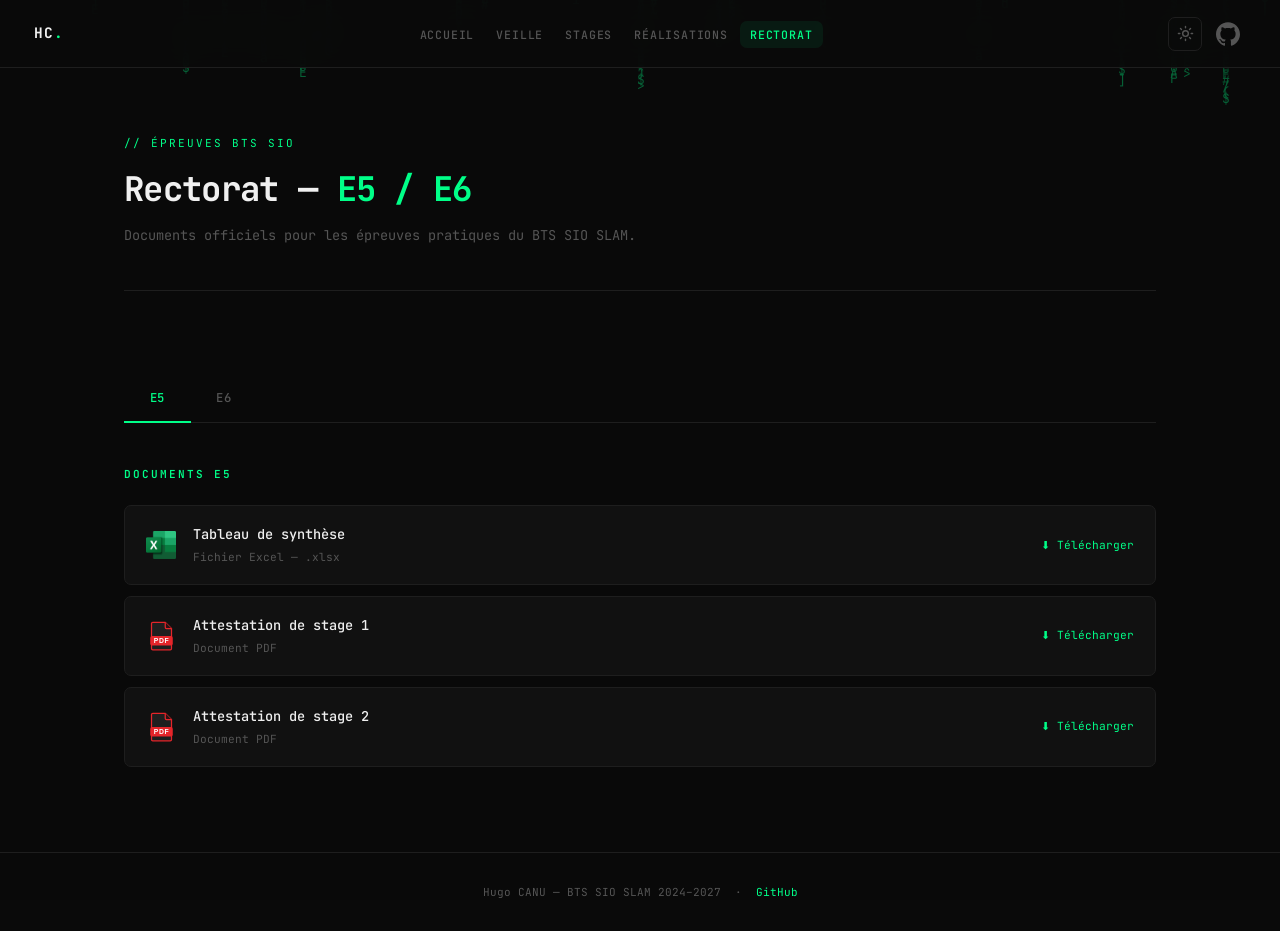
<file: rectorat.html>
<!DOCTYPE html>
<html lang="fr">
<head>
  <meta charset="UTF-8">
  <meta name="viewport" content="width=device-width, initial-scale=1.0">
  <title>Rectorat — Hugo CANU</title>
  <link rel="icon" type="image/x-icon" href="favicon_io/favicon.ico">
  <link rel="icon" type="image/png" sizes="32x32" href="favicon_io/favicon-32x32.png">
  <link rel="icon" type="image/png" sizes="16x16" href="favicon_io/favicon-16x16.png">
  <link rel="preconnect" href="https://fonts.googleapis.com">
  <link rel="preconnect" href="https://fonts.gstatic.com" crossorigin>
  <link href="https://fonts.googleapis.com/css2?family=JetBrains+Mono:wght@300;400;500;600;700&display=swap" rel="stylesheet">
  <script>try{if(localStorage.getItem('hc_theme')==='light')document.documentElement.dataset.theme='light';}catch{}</script>
  <link rel="stylesheet" href="css/style.css">
</head>
<body>
  <canvas id="matrix-canvas"></canvas>

  <!-- ─── Navbar ─── -->
  <nav class="navbar">
    <a class="navbar-brand" href="index.html">HC<span class="acc">.</span></a>
    <input type="checkbox" id="nav-toggle" class="sr-input nav-toggle-input" aria-hidden="true">
    <ul class="navbar-links">
      <li><a href="index.html">Accueil</a></li>
      <li><a href="veille.html">Veille</a></li>
      <li><a href="stages.html">Stages</a></li>
      <li><a href="realisations.html">Réalisations</a></li>
      <li><a href="rectorat.html" class="active" aria-current="page">Rectorat</a></li>
    </ul>
    <label for="nav-toggle" class="navbar-toggle" aria-label="Menu de navigation"><span></span><span></span><span></span></label>
    <div class="navbar-actions">
      <button type="button" class="theme-toggle" id="theme-toggle" aria-label="Activer le mode clair" title="Mode clair" aria-pressed="false">
        <svg class="icon-sun" viewBox="0 0 24 24" fill="none" stroke="currentColor" stroke-width="2" stroke-linecap="round" stroke-linejoin="round" aria-hidden="true"><circle cx="12" cy="12" r="4"/><path d="M12 2v2M12 20v2M4.93 4.93l1.41 1.41M17.66 17.66l1.41 1.41M2 12h2M20 12h2M6.34 17.66l-1.41 1.41M19.07 4.93l-1.41 1.41"/></svg>
        <svg class="icon-moon" viewBox="0 0 24 24" fill="none" stroke="currentColor" stroke-width="2" stroke-linecap="round" stroke-linejoin="round" aria-hidden="true"><path d="M21 12.79A9 9 0 1 1 11.21 3 7 7 0 0 0 21 12.79z"/></svg>
      </button>
      <a class="navbar-gh" href="https://github.com/HCWhite1" target="_blank" rel="noopener" aria-label="GitHub">
        <svg viewBox="0 0 24 24"><path d="M12 .297c-6.63 0-12 5.373-12 12 0 5.303 3.438 9.8 8.205 11.385.6.113.82-.258.82-.577 0-.285-.01-1.04-.015-2.04-3.338.724-4.042-1.61-4.042-1.61-.546-1.385-1.335-1.755-1.335-1.755-1.087-.744.084-.729.084-.729 1.205.084 1.838 1.236 1.838 1.236 1.07 1.835 2.809 1.305 3.495.998.108-.776.417-1.305.76-1.605-2.665-.3-5.466-1.332-5.466-5.93 0-1.31.465-2.38 1.235-3.22-.135-.303-.54-1.523.105-3.176 0 0 1.005-.322 3.3 1.23.96-.267 1.98-.399 3-.405 1.02.006 2.04.138 3 .405 2.28-1.552 3.285-1.23 3.285-1.23.645 1.653.24 2.873.12 3.176.765.84 1.23 1.91 1.23 3.22 0 4.61-2.805 5.625-5.475 5.92.42.36.81 1.096.81 2.22 0 1.606-.015 2.896-.015 3.286 0 .315.21.69.825.57C20.565 22.092 24 17.592 24 12.297c0-6.627-5.373-12-12-12"/></svg>
      </a>
    </div>
  </nav>

  <div class="page-wrapper">
    <div class="container">

      <!-- ─── Page hero ─── -->
      <div class="page-hero">
        <p class="label">// Épreuves BTS SIO</p>
        <h1>Rectorat — <span class="acc">E5 / E6</span></h1>
        <p>Documents officiels pour les épreuves pratiques du BTS SIO SLAM.</p>
      </div>

      <section class="section">

        <!-- Tabs (CSS-only) -->
        <input type="radio" name="rectorat-tabs" id="tab-e5-radio" class="sr-input" checked>
        <input type="radio" name="rectorat-tabs" id="tab-e6-radio" class="sr-input">
        <div class="tabs reveal">
          <label class="tab-btn" for="tab-e5-radio">E5</label>
          <label class="tab-btn" for="tab-e6-radio">E6</label>
        </div>

        <!-- ─── E5 ─── -->
        <div class="tab-pane reveal" id="tab-e5">
          <p class="section-label" style="margin-bottom:1.25rem;">Documents E5</p>
          <div class="doc-list">

            <a href="Pieces_Jointes/TableauDeSynthese.xlsx" class="doc-item" download>
              <img class="doc-icon-img" src="Images/Logos/Office/Logo_Office_Excel.png" alt="Excel" loading="lazy" decoding="async">
              <div class="doc-info">
                <p class="doc-name">Tableau de synthèse</p>
                <p class="doc-type">Fichier Excel — .xlsx</p>
              </div>
              <span class="doc-action">⬇ Télécharger</span>
            </a>

            <a href="Pieces_Jointes/AttestationDeStage1.pdf" class="doc-item" target="_blank" rel="noopener">
              <img class="doc-icon-img" src="Images/Logos/Office/Logo_PDF.svg" alt="PDF" loading="lazy" decoding="async">
              <div class="doc-info">
                <p class="doc-name">Attestation de stage 1</p>
                <p class="doc-type">Document PDF</p>
              </div>
              <span class="doc-action">⬇ Télécharger</span>
            </a>

            <a href="Pieces_Jointes/AttestationDeStage2.pdf" class="doc-item" target="_blank" rel="noopener">
              <img class="doc-icon-img" src="Images/Logos/Office/Logo_PDF.svg" alt="PDF" loading="lazy" decoding="async">
              <div class="doc-info">
                <p class="doc-name">Attestation de stage 2</p>
                <p class="doc-type">Document PDF</p>
              </div>
              <span class="doc-action">⬇ Télécharger</span>
            </a>

          </div>
        </div>

        <!-- ─── E6 ─── -->
        <div class="tab-pane" id="tab-e6">
          <p class="section-label" style="margin-bottom:1.25rem;">Documents E6</p>
          <div class="doc-list">

            <a href="Pieces_Jointes/HCA_E6_FDRP_SLAM_1.pdf" class="doc-item" target="_blank" rel="noopener">
              <img class="doc-icon-img" src="Images/Logos/Office/Logo_PDF.svg" alt="PDF" loading="lazy" decoding="async">
              <div class="doc-info">
                <p class="doc-name">FDRP SLAM — Stage 1</p>
                <p class="doc-type">Fiche Descriptive de Réalisation Professionnelle — PDF</p>
              </div>
              <span class="doc-action">⬇ Télécharger</span>
            </a>

            <a href="Pieces_Jointes/HCA_E6_FDRP_SLAM_2.pdf" class="doc-item" target="_blank" rel="noopener">
              <img class="doc-icon-img" src="Images/Logos/Office/Logo_PDF.svg" alt="PDF" loading="lazy" decoding="async">
              <div class="doc-info">
                <p class="doc-name">FDRP SLAM — Stage 2</p>
                <p class="doc-type">Fiche Descriptive de Réalisation Professionnelle — PDF</p>
              </div>
              <span class="doc-action">⬇ Télécharger</span>
            </a>

          </div>
        </div>

      </section>

    </div>
  </div>

  <footer>
    <p>Hugo CANU — BTS SIO SLAM 2024–2027 &nbsp;·&nbsp; <a href="https://github.com/HCWhite1" target="_blank" rel="noopener">GitHub</a></p>
  </footer>

  <a href="#" id="back-to-top" aria-label="Retour en haut">
    <svg viewBox="0 0 14 14" fill="none"><path d="M7 11V3M3 7l4-4 4 4" stroke="currentColor" stroke-width="1.5" stroke-linecap="round" stroke-linejoin="round"/></svg>
  </a>

  <script src="js/main.js" defer></script>
</body>
</html>
</file>
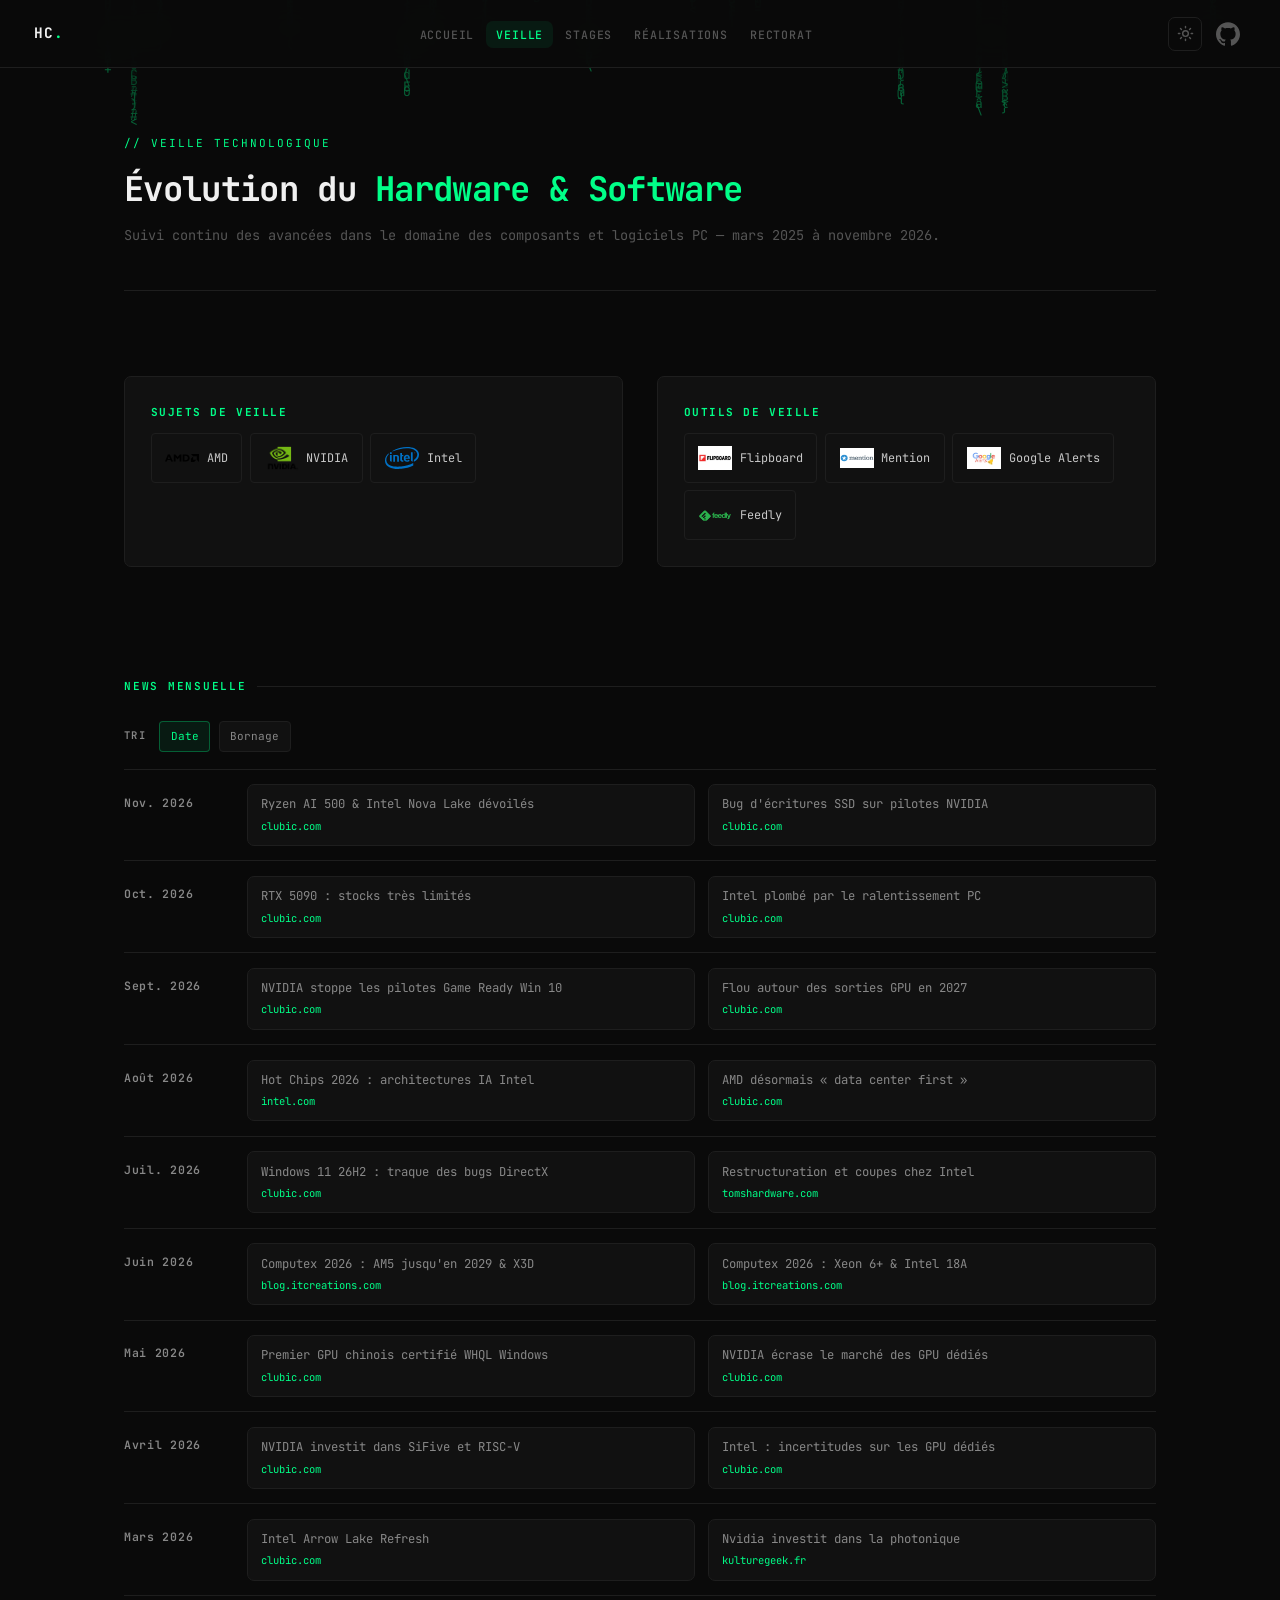
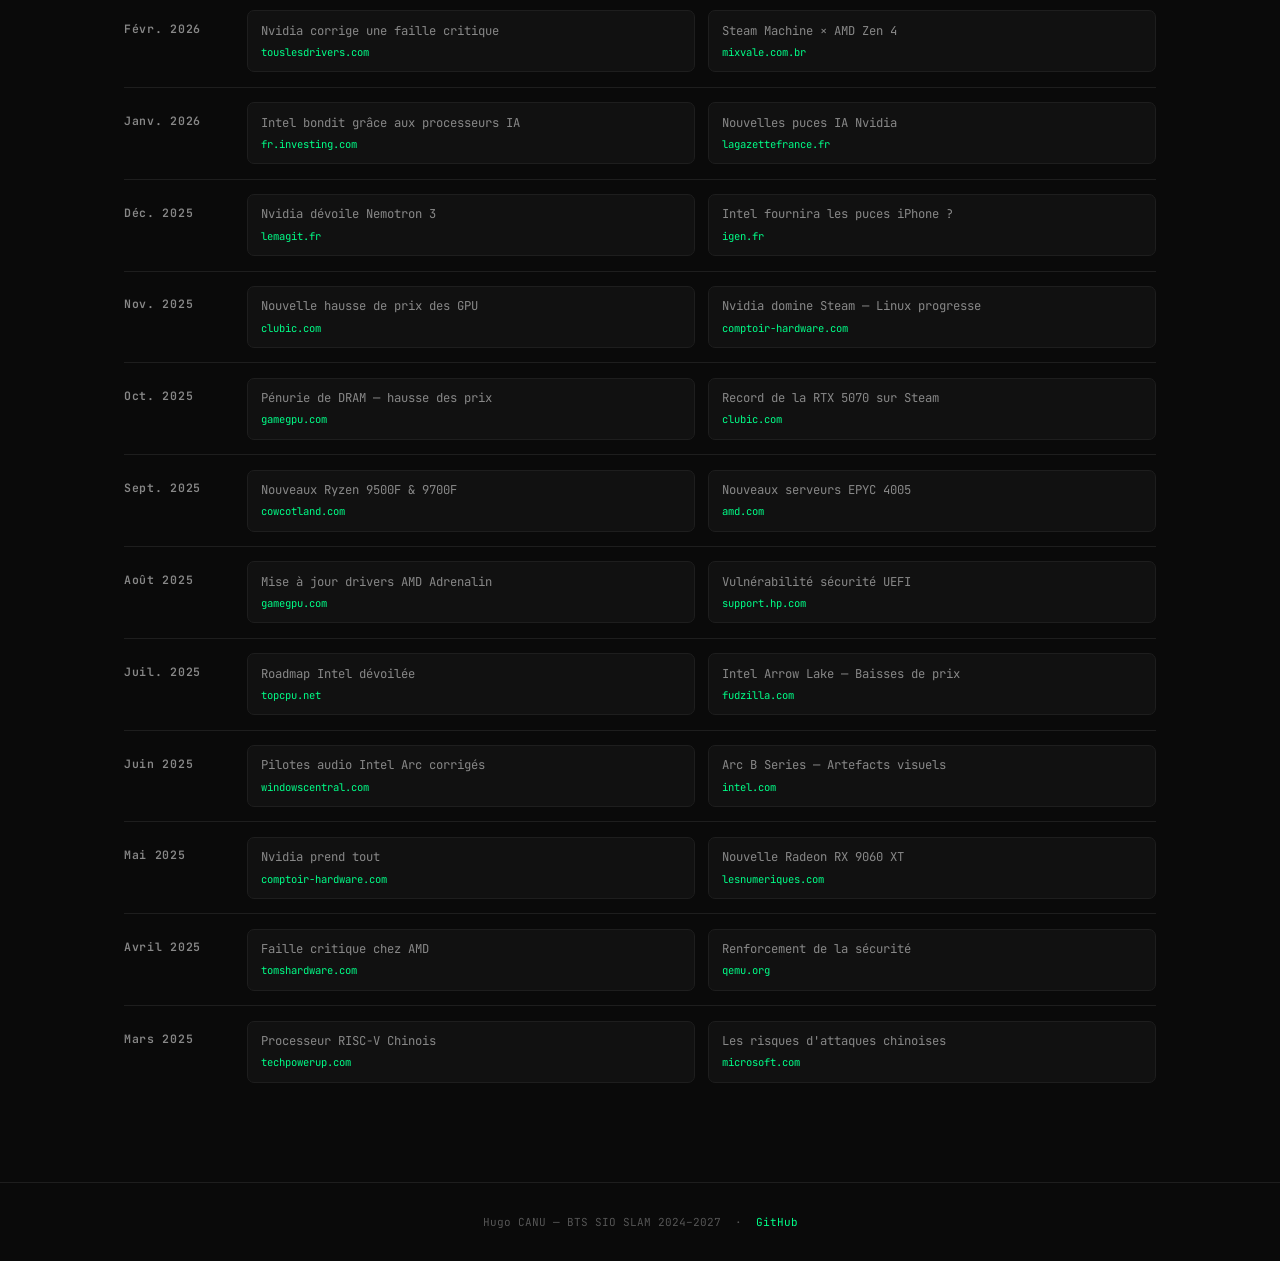
<file: veille.html>
<!DOCTYPE html>
<html lang="fr">
<head>
  <meta charset="UTF-8">
  <meta name="viewport" content="width=device-width, initial-scale=1.0">
  <title>Veille Technologique — Hugo CANU</title>
  <link rel="icon" type="image/x-icon" href="favicon_io/favicon.ico">
  <link rel="icon" type="image/png" sizes="32x32" href="favicon_io/favicon-32x32.png">
  <link rel="icon" type="image/png" sizes="16x16" href="favicon_io/favicon-16x16.png">
  <link rel="preconnect" href="https://fonts.googleapis.com">
  <link rel="preconnect" href="https://fonts.gstatic.com" crossorigin>
  <link href="https://fonts.googleapis.com/css2?family=JetBrains+Mono:wght@300;400;500;600;700&display=swap" rel="stylesheet">
  <script>try{if(localStorage.getItem('hc_theme')==='light')document.documentElement.dataset.theme='light';}catch{}</script>
  <link rel="stylesheet" href="css/style.css">
</head>
<body>
  <canvas id="matrix-canvas"></canvas>

  <!-- ─── Navbar ─── -->
  <nav class="navbar">
    <a class="navbar-brand" href="index.html">HC<span class="acc">.</span></a>
    <input type="checkbox" id="nav-toggle" class="sr-input nav-toggle-input" aria-hidden="true">
    <ul class="navbar-links">
      <li><a href="index.html">Accueil</a></li>
      <li><a href="veille.html" class="active" aria-current="page">Veille</a></li>
      <li><a href="stages.html">Stages</a></li>
      <li><a href="realisations.html">Réalisations</a></li>
      <li><a href="rectorat.html">Rectorat</a></li>
    </ul>
    <label for="nav-toggle" class="navbar-toggle" aria-label="Menu de navigation"><span></span><span></span><span></span></label>
    <div class="navbar-actions">
      <button type="button" class="theme-toggle" id="theme-toggle" aria-label="Activer le mode clair" title="Mode clair" aria-pressed="false">
        <svg class="icon-sun" viewBox="0 0 24 24" fill="none" stroke="currentColor" stroke-width="2" stroke-linecap="round" stroke-linejoin="round" aria-hidden="true"><circle cx="12" cy="12" r="4"/><path d="M12 2v2M12 20v2M4.93 4.93l1.41 1.41M17.66 17.66l1.41 1.41M2 12h2M20 12h2M6.34 17.66l-1.41 1.41M19.07 4.93l-1.41 1.41"/></svg>
        <svg class="icon-moon" viewBox="0 0 24 24" fill="none" stroke="currentColor" stroke-width="2" stroke-linecap="round" stroke-linejoin="round" aria-hidden="true"><path d="M21 12.79A9 9 0 1 1 11.21 3 7 7 0 0 0 21 12.79z"/></svg>
      </button>
      <a class="navbar-gh" href="https://github.com/HCWhite1" target="_blank" rel="noopener" aria-label="GitHub">
        <svg viewBox="0 0 24 24"><path d="M12 .297c-6.63 0-12 5.373-12 12 0 5.303 3.438 9.8 8.205 11.385.6.113.82-.258.82-.577 0-.285-.01-1.04-.015-2.04-3.338.724-4.042-1.61-4.042-1.61-.546-1.385-1.335-1.755-1.335-1.755-1.087-.744.084-.729.084-.729 1.205.084 1.838 1.236 1.838 1.236 1.07 1.835 2.809 1.305 3.495.998.108-.776.417-1.305.76-1.605-2.665-.3-5.466-1.332-5.466-5.93 0-1.31.465-2.38 1.235-3.22-.135-.303-.54-1.523.105-3.176 0 0 1.005-.322 3.3 1.23.96-.267 1.98-.399 3-.405 1.02.006 2.04.138 3 .405 2.28-1.552 3.285-1.23 3.285-1.23.645 1.653.24 2.873.12 3.176.765.84 1.23 1.91 1.23 3.22 0 4.61-2.805 5.625-5.475 5.92.42.36.81 1.096.81 2.22 0 1.606-.015 2.896-.015 3.286 0 .315.21.69.825.57C20.565 22.092 24 17.592 24 12.297c0-6.627-5.373-12-12-12"/></svg>
      </a>
    </div>
  </nav>

  <div class="page-wrapper">
    <div class="container">

      <!-- ─── Page hero ─── -->
      <div class="page-hero">
        <p class="label">// Veille technologique</p>
        <h1>Évolution du <span class="acc">Hardware &amp; Software</span></h1>
        <p>Suivi continu des avancées dans le domaine des composants et logiciels PC — mars 2025 à novembre 2026.</p>
      </div>

      <!-- ─── Méta : sujets & outils ─── -->
      <section class="section" style="padding-bottom:2rem;">
        <div class="veille-meta">

          <div class="veille-block card green-hover reveal">
            <h4>Sujets de veille</h4>
            <div class="skills-grid">
              <span class="skill-chip">
                <img src="Images/Logos/VeilleTechnologique/LogoVeilleTecho_Sujet_AMD.svg" alt="" loading="lazy" decoding="async">AMD
              </span>
              <span class="skill-chip">
                <img src="Images/Logos/VeilleTechnologique/LogoVeilleTechno_Sujet_NVidia.png" alt="" loading="lazy" decoding="async">NVIDIA
              </span>
              <span class="skill-chip">
                <img src="Images/Logos/VeilleTechnologique/LogoVeilleTechno_Sujet_Intel.svg" alt="" loading="lazy" decoding="async">Intel
              </span>
            </div>
          </div>

          <div class="veille-block card green-hover reveal reveal-d1">
            <h4>Outils de veille</h4>
            <div class="skills-grid">
              <span class="skill-chip">
                <img src="Images/Logos/VeilleTechnologique/LogoVeilleTechno_Outils_FlipBoard.jpg" alt="" loading="lazy" decoding="async">Flipboard
              </span>
              <span class="skill-chip">
                <img src="Images/Logos/VeilleTechnologique/LogoVeilleTechno-Outils_Mention.jpg" alt="" loading="lazy" decoding="async">Mention
              </span>
              <span class="skill-chip">
                <img src="Images/Logos/VeilleTechnologique/LogoVeilleTechno_Outils_GoogleAlerts.png" alt="" loading="lazy" decoding="async">Google Alerts
              </span>
              <span class="skill-chip">
                <img src="Images/Logos/VeilleTechnologique/LogoVeilleTechno_Outils_Feedly.png" alt="" loading="lazy" decoding="async">Feedly
              </span>
            </div>
          </div>

        </div>
      </section>

      <!-- ─── Revue de presse ─── -->
      <section class="section" style="padding-top:1.5rem;">
        <p class="news-section-title reveal">News mensuelle</p>

        <input type="radio" name="news-sort" id="sort-date" class="sr-input" checked>
        <input type="radio" name="news-sort" id="sort-bornage" class="sr-input">
        <div class="news-sort reveal">
          <span class="news-sort-label">Tri</span>
          <label class="news-sort-btn" for="sort-date">Date</label>
          <label class="news-sort-btn" for="sort-bornage">Bornage</label>
        </div>

        <div class="news-grid reveal" id="news-date-view">

          <div class="news-month">
            <span class="news-month-label">Nov. 2026</span>
            <a href="#" class="news-item" data-url="https://www.clubic.com/actualite-637612-microsoft-dit-tout-haut-les-noms-des-futurs-processeurs-d-amd-et-d-intel-encore-non-annonces.html" data-pdf="Pieces_Jointes/Articles/2026-11-01.pdf" data-date="2026-11-01" data-author="Nathan Le Gohlisse" data-bornage="CPU" data-summary="Lors d'une présentation sur l'intelligence hybride de Windows, Microsoft dévoile par inadvertance les noms des prochaines générations de processeurs non annoncées : AMD Ryzen AI 500 (architecture Zen 6) et Intel Core Ultra Series 4 (Nova Lake), attendus pour le CES 2027.">
              <span class="news-title">Ryzen AI 500 &amp; Intel Nova Lake dévoilés</span>
              <span class="news-src">clubic.com</span>
            </a>
            <a href="#" class="news-item" data-url="https://www.clubic.com/actualite-639970-apres-amd-des-utilisateurs-de-nvidia-signalent-des-ecritures-sur-leur-ssd.html" data-pdf="Pieces_Jointes/Articles/2026-11-02.pdf" data-date="2026-11-02" data-author="clubic.com" data-bornage="Drivers" data-summary="Après des signalements similaires chez AMD, des utilisateurs de cartes NVIDIA relèvent un bug du processus NVDisplay.Container.exe réécrivant en boucle un fichier journal sur le SSD en arrière-plan, générant des écritures disque excessives.">
              <span class="news-title">Bug d'écritures SSD sur pilotes NVIDIA</span>
              <span class="news-src">clubic.com</span>
            </a>
          </div>

          <div class="news-month">
            <span class="news-month-label">Oct. 2026</span>
            <a href="#" class="news-item" data-url="https://www.clubic.com/actualite-634672-nvidia-dement-l-arret-des-rtx-5090-mais-confirme-des-stocks-tres-limites.html" data-pdf="Pieces_Jointes/Articles/2026-10-01.pdf" data-date="2026-10-01" data-author="clubic.com" data-bornage="GPU" data-summary="Face aux rumeurs de fin de commercialisation, NVIDIA dément l'arrêt de la GeForce RTX 5090 mais reconnaît des tensions d'approvisionnement et des stocks très limités, sous la pression de la demande IA et mémoire.">
              <span class="news-title">RTX 5090 : stocks très limités</span>
              <span class="news-src">clubic.com</span>
            </a>
            <a href="#" class="news-item" data-url="https://www.clubic.com/actualite-636736-intel-perd-pres-d-un-quart-de-sa-valeur-en-bourse-plombe-par-le-ralentissement-des-pc.html" data-pdf="Pieces_Jointes/Articles/2026-10-02.pdf" data-date="2026-10-02" data-author="clubic.com" data-bornage="CPU" data-summary="Touché par le ralentissement du marché PC et les difficultés d'approvisionnement en mémoire, Intel perd près d'un quart de sa valeur en Bourse fin octobre et anticipe des répercussions durables sur le secteur en 2027.">
              <span class="news-title">Intel plombé par le ralentissement PC</span>
              <span class="news-src">clubic.com</span>
            </a>
          </div>

          <div class="news-month">
            <span class="news-month-label">Sept. 2026</span>
            <a href="#" class="news-item" data-url="https://www.clubic.com/actualite-627664-malgre-le-sursis-accorde-a-windows-10-jusqu-en-2027-nvidia-lachera-les-joueurs-des-novembre-prochain.html" data-pdf="Pieces_Jointes/Articles/2026-09-01.pdf" data-date="2026-09-01" data-author="clubic.com" data-bornage="Drivers" data-summary="Malgré l'extension de sécurité de Windows 10, NVIDIA confirme l'arrêt des pilotes GeForce Game Ready sur Windows 10 après octobre 2026 : les nouvelles optimisations jeu deviennent exclusives à Windows 11, seuls les correctifs de sécurité étant maintenus.">
              <span class="news-title">NVIDIA stoppe les pilotes Game Ready Win 10</span>
              <span class="news-src">clubic.com</span>
            </a>
            <a href="#" class="news-item" data-url="https://www.clubic.com/actualite-630049-sortira-sortira-pas-le-flou-autour-d-eventuelles-grosses-sorties-gpu-en-2027.html" data-pdf="Pieces_Jointes/Articles/2026-09-02.pdf" data-date="2026-09-02" data-author="clubic.com" data-bornage="GPU" data-summary="Entre priorité donnée aux accélérateurs IA et tensions sur la mémoire GDDR7/HBM, le calendrier des prochaines cartes graphiques grand public chez NVIDIA et AMD reste incertain, laissant planer le doute sur l'ampleur des lancements GPU en 2027.">
              <span class="news-title">Flou autour des sorties GPU en 2027</span>
              <span class="news-src">clubic.com</span>
            </a>
          </div>

          <div class="news-month">
            <span class="news-month-label">Août 2026</span>
            <a href="#" class="news-item" data-url="https://www.intel.com/content/www/us/en/newsroom/news/client-computing/intel-outlines-architectures-for-agentic-ai-at-hot-chips-2026.html" data-pdf="Pieces_Jointes/Articles/2026-08-01.pdf" data-date="2026-08-01" data-author="intel.com" data-bornage="CPU" data-summary="À Hot Chips 2026, Intel dévoile ses futures architectures taillées pour l'IA agentique, dont les processeurs serveur Xeon Diamond Rapids (gravés en Intel 18A-P), les SoC Wildcat Lake et le GPU d'inférence Crescent Island.">
              <span class="news-title">Hot Chips 2026 : architectures IA Intel</span>
              <span class="news-src">intel.com</span>
            </a>
            <a href="#" class="news-item" data-url="https://www.clubic.com/actualite-638227-vous-en-doutiez-lisa-su-l-affirme-amd-est-desormais-une-entreprise-d-abord-tournee-vers-les-data-centers.html" data-pdf="Pieces_Jointes/Articles/2026-08-02.pdf" data-date="2026-08-02" data-author="clubic.com" data-bornage="CPU" data-summary="Lisa Su officialise le virage stratégique d'AMD : portée par la demande en IA et serveurs EPYC, l'entreprise est désormais prioritairement tournée vers les data centers, au détriment du segment grand public.">
              <span class="news-title">AMD désormais « data center first »</span>
              <span class="news-src">clubic.com</span>
            </a>
          </div>

          <div class="news-month">
            <span class="news-month-label">Juil. 2026</span>
            <a href="#" class="news-item" data-url="https://www.clubic.com/actualite-617854-windows-11-26h2-microsoft-s-allie-avec-nvidia-amd-et-intel-pour-traquer-les-bugs-directx.html" data-pdf="Pieces_Jointes/Articles/2026-07-01.pdf" data-date="2026-07-01" data-author="clubic.com" data-bornage="Drivers" data-summary="Microsoft s'allie avec NVIDIA, AMD et Intel pour intégrer dans Windows 11 26H2 de nouveaux outils de diagnostic (DirectX Dump Files / TDR) permettant d'identifier et de corriger plus vite les plantages graphiques et pilotes.">
              <span class="news-title">Windows 11 26H2 : traque des bugs DirectX</span>
              <span class="news-src">clubic.com</span>
            </a>
            <a href="#" class="news-item" data-url="https://www.tomshardware.com/pc-components/cpus/intel-continues-layoffs-with-cuts-to-its-it-department-hundreds-of-employees-reportedly-affected-companys-workforce-reduced-by-27-800-under-lip-bu-tan" data-pdf="Pieces_Jointes/Articles/2026-07-02.pdf" data-date="2026-07-02" data-author="tomshardware.com" data-bornage="CPU" data-summary="Sous la direction de Lip-Bu Tan, Intel poursuit sa restructuration pour réduire ses coûts opérationnels, touchant ses départements IT, Data Center et IA, dans un contexte de redressement industriel autour de la gravure 18A.">
              <span class="news-title">Restructuration et coupes chez Intel</span>
              <span class="news-src">tomshardware.com</span>
            </a>
          </div>

          <div class="news-month">
            <span class="news-month-label">Juin 2026</span>
            <a href="#" class="news-item" data-url="https://blog.itcreations.com/computex-2026-amd-announcement-recap/" data-pdf="Pieces_Jointes/Articles/2026-06-01.pdf" data-date="2026-06-01" data-author="blog.itcreations.com" data-bornage="CPU" data-summary="Au Computex 2026, AMD célèbre les 10 ans de l'AM4 avec une réédition du Ryzen 7 5800X3D, annonce le Ryzen 7 7700X3D sur AM5, lance la Radeon RX 9070 GRE mondialement et prolonge le support AM5 jusqu'en 2029.">
              <span class="news-title">Computex 2026 : AM5 jusqu'en 2029 &amp; X3D</span>
              <span class="news-src">blog.itcreations.com</span>
            </a>
            <a href="#" class="news-item" data-url="https://blog.itcreations.com/computex-2026-intel-announcement-recap/" data-pdf="Pieces_Jointes/Articles/2026-06-02.pdf" data-date="2026-06-02" data-author="blog.itcreations.com" data-bornage="CPU" data-summary="Intel profite du Computex 2026 pour détailler ses avancées sur le nœud Intel 18A, les processeurs serveur Xeon 6+ « Clearwater Forest » (jusqu'à 288 cœurs E-cores Darkmont) et ses ambitions en inférence IA.">
              <span class="news-title">Computex 2026 : Xeon 6+ &amp; Intel 18A</span>
              <span class="news-src">blog.itcreations.com</span>
            </a>
          </div>

          <div class="news-month">
            <span class="news-month-label">Mai 2026</span>
            <a href="#" class="news-item" data-url="https://www.clubic.com/actualite-611617-le-premier-gpu-chinois-certifie-windows-est-aussi-puissant-qu-une-rtx-4060.html" data-pdf="Pieces_Jointes/Articles/2026-05-01.pdf" data-date="2026-05-01" data-author="clubic.com" data-bornage="Drivers" data-summary="Pour la première fois, un GPU conçu en Chine (Lisuan Tech) obtient la certification logicielle WHQL de Microsoft sous Windows, avec des performances annoncées comparables à une GeForce RTX 4060.">
              <span class="news-title">Premier GPU chinois certifié WHQL Windows</span>
              <span class="news-src">clubic.com</span>
            </a>
            <a href="#" class="news-item" data-url="https://www.clubic.com/actualite-577779-nvidia-ecrase-plus-que-jamais-le-marche-de-la-carte-graphique-et-laisse-des-miettes-a-amd-et-intel.html" data-pdf="Pieces_Jointes/Articles/2026-05-02.pdf" data-date="2026-05-02" data-author="clubic.com" data-bornage="GPU" data-summary="D'après Jon Peddie Research, NVIDIA consolide sa position ultra-dominante sur le marché des cartes graphiques dédiées grand public, ne laissant qu'une part résiduelle à AMD et Intel.">
              <span class="news-title">NVIDIA écrase le marché des GPU dédiés</span>
              <span class="news-src">clubic.com</span>
            </a>
          </div>

          <div class="news-month">
            <span class="news-month-label">Avril 2026</span>
            <a href="#" class="news-item" data-url="https://www.clubic.com/actualite-608644-sifive-nvidia-prepare-son-cheval-de-troie-dans-l-ecosysteme-ouvert-risc-v.html" data-pdf="Pieces_Jointes/Articles/2026-04-01.pdf" data-date="2026-04-01" data-author="clubic.com" data-bornage="GPU" data-summary="NVIDIA participe à une levée de fonds de 400 millions de dollars dans SiFive, spécialiste de l'architecture ouverte RISC-V, afin d'interconnecter NVLink et CUDA avec les futurs processeurs RISC-V en data center.">
              <span class="news-title">NVIDIA investit dans SiFive et RISC-V</span>
              <span class="news-src">clubic.com</span>
            </a>
            <a href="#" class="news-item" data-url="https://www.clubic.com/actualite-610840-le-coup-de-massue-intel-pourrait-delaisser-les-joueurs-jusqu-en-2027-voire-pire.html" data-pdf="Pieces_Jointes/Articles/2026-04-02.pdf" data-date="2026-04-02" data-author="clubic.com" data-bornage="GPU" data-summary="Selon plusieurs rapports, Intel réorienterait sa feuille de route graphique après Alchemist et Battlemage pour privilégier ses circuits intégrés (iGPU Arc Xe3 / Panther Lake) au détriment de nouvelles cartes dédiées gaming à court terme.">
              <span class="news-title">Intel : incertitudes sur les GPU dédiés</span>
              <span class="news-src">clubic.com</span>
            </a>
          </div>

          <div class="news-month">
            <span class="news-month-label">Mars 2026</span>
            <a href="#" class="news-item" data-url="https://www.clubic.com/actualite-602905-arrow-lake-refresh-intel-vise-une-presentation-des-puces-le-11-mars.html" data-pdf="Pieces_Jointes/Articles/2026-03-01.pdf" data-date="2026-03-01" data-author="Nerces" data-bornage="CPU" data-summary="Intel prépare une révision de sa gamme Arrow Lake avec deux dates clés : le 11 mars pour la présentation et le 23 mars pour le lancement. Cette mise à jour vise à améliorer les performances en attendant l'arrivée de la génération Nova Lake prévue début 2027.">
              <span class="news-title">Intel Arrow Lake Refresh</span>
              <span class="news-src">clubic.com</span>
            </a>
            <a href="#" class="news-item" data-url="https://kulturegeek.fr/news-348076/nvidia-investit-4-milliards-dollars-photonique-lia" data-pdf="Pieces_Jointes/Articles/2026-03-02.pdf" data-date="2026-03-02" data-author="Jean-Baptiste A." data-bornage="GPU" data-summary="Nvidia investit 4 milliards de dollars dans Lumentum et Coherent, deux fabricants américains de composants optiques essentiels aux data centers. Ces partenariats visent à renforcer l'écosystème IA via des connexions à très haute bande passante dans les centres de données.">
              <span class="news-title">Nvidia investit dans la photonique</span>
              <span class="news-src">kulturegeek.fr</span>
            </a>
          </div>

          <div class="news-month">
            <span class="news-month-label">Févr. 2026</span>
            <a href="#" class="news-item" data-url="https://www.touslesdrivers.com/index.php?v_page=3&v_code=9051" data-pdf="Pieces_Jointes/Articles/2026-02-01.pdf" data-date="2026-02-01" data-author="Julien Sambourg" data-bornage="Drivers" data-summary="NVIDIA corrige quatre vulnérabilités de niveau élevé (score CVSS 7.8) dans son pilote graphique, affectant Windows (CVE-2025-33217, CVE-2025-33218) et Linux (CVE-2025-33219, CVE-2025-33220). Ces failles permettaient l'exécution de code arbitraire et l'élévation de privilèges.">
              <span class="news-title">Nvidia corrige une faille critique</span>
              <span class="news-src">touslesdrivers.com</span>
            </a>
            <a href="#" class="news-item" data-url="https://www.mixvale.com.br/2026/02/07/valve-revele-steam-machine-avec-un-processeur-zen-4-pour-concurrencer-directement-la-ps5-et-la-xbox-series-x-fr/" data-pdf="Pieces_Jointes/Articles/2026-02-02.pdf" data-date="2026-02-02" data-author="mixvale.com.br" data-bornage="CPU" data-summary="Valve annonce le Steam Machine, une console de jeu compacte équipée d'un processeur AMD Zen 4 personnalisé et d'un GPU RDNA 3. L'appareil est conçu pour concurrencer directement la PlayStation 5 et la Xbox Series X sur le marché du jeu salon.">
              <span class="news-title">Steam Machine × AMD Zen 4</span>
              <span class="news-src">mixvale.com.br</span>
            </a>
          </div>

          <div class="news-month">
            <span class="news-month-label">Janv. 2026</span>
            <a href="#" class="news-item" data-url="https://fr.investing.com/news/stock-market-news/le-cours-dintel-bondit-apres-la-presentation-des-processeurs-ia-de-nouvelle-generation-3210614" data-pdf="Pieces_Jointes/Articles/2026-01-01.pdf" data-date="2026-01-01" data-author="Louis Juricic" data-bornage="CPU" data-summary="Le cours d'Intel bondit de 8 % après la présentation au CES de Las Vegas des processeurs Panther Lake (Core Ultra Series 3), construits sur la technologie de gravure 18A. Les commandes débutent le 6 janvier avec une disponibilité mondiale à partir du 27 janvier.">
              <span class="news-title">Intel bondit grâce aux processeurs IA</span>
              <span class="news-src">fr.investing.com</span>
            </a>
            <a href="#" class="news-item" data-url="https://www.lagazettefrance.fr/article/nvidia-a-lance-la-production-de-ses-nouvelles-puces-ia-attendues-au-deuxieme-semestre" data-pdf="Pieces_Jointes/Articles/2026-01-02.pdf" data-date="2026-01-02" data-author="AFP" data-bornage="GPU" data-summary="Nvidia lance la production de ses processeurs Vera (CPU) et Rubin (GPU), plus rapides et moins énergivores que leurs prédécesseurs. Annoncés par Jensen Huang au CES, ces puces IA de nouvelle génération sont attendues pour le second semestre 2026.">
              <span class="news-title">Nouvelles puces IA Nvidia</span>
              <span class="news-src">lagazettefrance.fr</span>
            </a>
          </div>

          <div class="news-month">
            <span class="news-month-label">Déc. 2025</span>
            <a href="#" class="news-item" data-url="https://www.lemagit.fr/actualites/366636286/Fine-tuning-avec-Nemotron-3-Nvidia-met-le-pied-a-letrier-des-entreprises" data-pdf="Pieces_Jointes/Articles/2025-12-01.pdf" data-date="2025-12-01" data-author="Gaétan Raoul" data-bornage="GPU" data-summary="Nvidia lance Nemotron 3, une collection de LLM (Nano, Super, Ultra) avec une architecture optimisée pour le fine-tuning en entreprise. Le modèle Nano dispose de 30 milliards de paramètres mais n'en active que 3 milliards à l'inférence, réduisant considérablement les coûts de déploiement.">
              <span class="news-title">Nvidia dévoile Nemotron 3</span>
              <span class="news-src">lemagit.fr</span>
            </a>
            <a href="#" class="news-item" data-url="https://www.igen.fr/iphone/2025/12/intel-pourrait-produire-les-puces-a22-des-iphone-de-2028-153769" data-pdf="Pieces_Jointes/Articles/2025-12-02.pdf" data-date="2025-12-02" data-author="Greg Onizuka" data-bornage="CPU" data-summary="Selon des rumeurs, Apple pourrait confier à Intel la production des puces A22 destinées aux iPhone de 2028. Ce serait un retournement historique, TSMC détenant actuellement le quasi-monopole de la fabrication des SoC Apple depuis 2010.">
              <span class="news-title">Intel fournira les puces iPhone ?</span>
              <span class="news-src">igen.fr</span>
            </a>
          </div>

          <div class="news-month">
            <span class="news-month-label">Nov. 2025</span>
            <a href="#" class="news-item" data-url="https://www.clubic.com/actualite-588493-les-cartes-graphiques-vont-bientot-subir-une-nouvelle-hausse-de-prix-et-c-est-amd-qui-le-precise.html" data-pdf="Pieces_Jointes/Articles/2025-11-01.pdf" data-date="2025-11-01" data-author="Nerces" data-bornage="GPU" data-summary="AMD confirme une hausse imminente du prix des cartes graphiques, estimée à au moins 10 %. Cette augmentation, attendue après le Black Friday, impacte l'ensemble du marché des GPU dédiés en raison de la hausse des coûts de production.">
              <span class="news-title">Nouvelle hausse de prix des GPU</span>
              <span class="news-src">clubic.com</span>
            </a>
            <a href="#" class="news-item" data-url="https://www.comptoir-hardware.com/actus/modding-et-systemes/48420-nvidia-domine-linux-progresse-windows-10-sefface-novembre-sur-steam.html" data-pdf="Pieces_Jointes/Articles/2025-11-02.pdf" data-date="2025-11-02" data-author="Rémi B." data-bornage="GPU" data-summary="L'enquête Steam de novembre 2025 montre que Nvidia consolide sa domination avec la RTX 5070 en forte progression mensuelle. Linux gagne du terrain auprès des joueurs tandis que Windows 10 recule à l'approche de la fin officielle de son support.">
              <span class="news-title">Nvidia domine Steam — Linux progresse</span>
              <span class="news-src">comptoir-hardware.com</span>
            </a>
          </div>

          <div class="news-month">
            <span class="news-month-label">Oct. 2025</span>
            <a href="#" class="news-item" data-url="https://fr.gamegpu.com/news/zhelezo/Nvidia-et-AMD-se-preparent-%C3%A0-une-hausse-des-prix-en-2026" data-pdf="Pieces_Jointes/Articles/2025-10-01.pdf" data-date="2025-10-01" data-author="gamegpu.com" data-bornage="GPU" data-summary="Nvidia et AMD se préparent à une hausse des prix en 2026 liée à la pénurie mondiale de mémoire DRAM. Cette tension sur l'approvisionnement impacte directement le coût de fabrication des cartes graphiques et autres composants haute performance.">
              <span class="news-title">Pénurie de DRAM — hausse des prix</span>
              <span class="news-src">gamegpu.com</span>
            </a>
            <a href="#" class="news-item" data-url="https://www.clubic.com/actualite-589858-sur-steam-la-rtx-5070-carbure-et-laisse-la-4070-sur-le-carreau.html" data-pdf="Pieces_Jointes/Articles/2025-10-02.pdf" data-date="2025-10-02" data-author="Mérouan Goumiri" data-bornage="GPU" data-summary="La GeForce RTX 5070 enregistre la plus forte hausse de parts de marché sur Steam en novembre 2025 (+0,35 %), atteignant la 11e position du classement. Elle devient le GPU phare de la gamme RTX 50 et dépasse sa devancière la RTX 4070.">
              <span class="news-title">Record de la RTX 5070 sur Steam</span>
              <span class="news-src">clubic.com</span>
            </a>
          </div>

          <div class="news-month">
            <span class="news-month-label">Sept. 2025</span>
            <a href="#" class="news-item" data-url="https://www.cowcotland.com/news/97761/maj-amd-ryzen-5-9500f-et-ryzen-7-9700f-ils-arrivent.html" data-pdf="Pieces_Jointes/Articles/2025-09-01.pdf" data-date="2025-09-01" data-author="cowcotland.com" data-bornage="CPU" data-summary="AMD élargit sa gamme AM5 avec les Ryzen 5 9500F et Ryzen 7 9700F, deux processeurs Granite Ridge dépourvus d'iGPU. Repérés dans les listings de plusieurs revendeurs, ces références semblent proches d'un lancement officiel.">
              <span class="news-title">Nouveaux Ryzen 9500F &amp; 9700F</span>
              <span class="news-src">cowcotland.com</span>
            </a>
            <a href="#" class="news-item" data-url="https://www.amd.com/en/blogs/2025/amd-introduces-epyc-embedded-4005-processors-for-low" data-pdf="Pieces_Jointes/Articles/2025-09-02.pdf" data-date="2025-09-02" data-author="amd.com" data-bornage="CPU" data-summary="AMD lance les processeurs EPYC Embedded 4005, destinés aux serveurs d'entrée de gamme et aux applications embarquées à faible consommation. Cette nouvelle gamme vise le marché des infrastructures edge et des systèmes embarqués industriels.">
              <span class="news-title">Nouveaux serveurs EPYC 4005</span>
              <span class="news-src">amd.com</span>
            </a>
          </div>

          <div class="news-month">
            <span class="news-month-label">Août 2025</span>
            <a href="#" class="news-item" data-url="https://fr.gamegpu.com/news/zhelezo/Pilote-AMD-Adrenalin-Edition-25--prise-en-charge-de-la-carte-graphiqu-RX-8-FSR-1-V-am%C3%A9liorations-pour-Cyberpunk-9060-i-pour-Battlefield-4-i-Warzone" data-pdf="Pieces_Jointes/Articles/2025-08-01.pdf" data-date="2025-08-01" data-author="gamegpu.com" data-bornage="Drivers" data-summary="AMD déploie une mise à jour du pilote Adrenalin Edition 25 avec la prise en charge de la Radeon RX 9060 et des améliorations FSR. Des optimisations spécifiques sont apportées pour Cyberpunk 2077, Battlefield 4 et Call of Duty Warzone.">
              <span class="news-title">Mise à jour drivers AMD Adrenalin</span>
              <span class="news-src">gamegpu.com</span>
            </a>
            <a href="#" class="news-item" data-url="https://support.hp.com/be-fr/document/ish_12887728-12888891-16/hpsbhf04045" data-pdf="Pieces_Jointes/Articles/2025-08-02.pdf" data-date="2025-08-02" data-author="support.hp.com" data-bornage="Drivers" data-summary="AMD signale plusieurs vulnérabilités critiques dans le firmware UEFI de certains processeurs clients (score CVSS jusqu'à 8.4). Ces failles permettent l'élévation de privilèges et l'exécution de code arbitraire, corrigées par des mises à jour micrologicielles.">
              <span class="news-title">Vulnérabilité sécurité UEFI</span>
              <span class="news-src">support.hp.com</span>
            </a>
          </div>

          <div class="news-month">
            <span class="news-month-label">Juil. 2025</span>
            <a href="#" class="news-item" data-url="https://www.topcpu.net/fr/news/intel-unveils-latest-processor-roadmap" data-pdf="Pieces_Jointes/Articles/2025-07-01.pdf" data-date="2025-07-01" data-author="topcpu.net" data-bornage="CPU" data-summary="Intel dévoile sa feuille de route avec les processeurs Panther Lake (gravure 18A) et Nova Lake pour le grand public, ainsi que Diamond Rapids et Clearwater Forest pour les serveurs. Le premier Panther Lake mobile est attendu fin 2025.">
              <span class="news-title">Roadmap Intel dévoilée</span>
              <span class="news-src">topcpu.net</span>
            </a>
            <a href="#" class="news-item" data-url="https://fudzilla.com/news/pc-hardware/61385-intel-slashes-prices-on-core-ultra-5-cpus" data-pdf="Pieces_Jointes/Articles/2025-07-02.pdf" data-date="2025-07-02" data-author="fudzilla.com" data-bornage="CPU" data-summary="Intel réduit les prix de ses processeurs Core Ultra 5 de la gamme Arrow Lake pour rester compétitif face à AMD. Cette stratégie tarifaire agressive vise à reconquérir des parts de marché sur le segment milieu de gamme desktop.">
              <span class="news-title">Intel Arrow Lake — Baisses de prix</span>
              <span class="news-src">fudzilla.com</span>
            </a>
          </div>

          <div class="news-month">
            <span class="news-month-label">Juin 2025</span>
            <a href="#" class="news-item" data-url="https://www.windowscentral.com/gaming/pc-gaming/intel-arc-graphics-driver-june-2025-audio" data-pdf="Pieces_Jointes/Articles/2025-06-01.pdf" data-date="2025-06-01" data-author="windowscentral.com" data-bornage="Drivers" data-summary="Intel publie le pilote Arc 32.0.101.6877 corrigeant un bug audio affectant les handhelds gaming équipés de processeurs Core Ultra Series 2, notamment le MSI Claw 8 AI+. Une mise à jour critique pour les joueurs sur PC portables.">
              <span class="news-title">Pilotes audio Intel Arc corrigés</span>
              <span class="news-src">windowscentral.com</span>
            </a>
            <a href="#" class="news-item" data-url="https://downloadmirror.intel.com/856438/releasenotes_101.6876_.pdf" data-pdf="Pieces_Jointes/Articles/2025-06-02.pdf" data-date="2025-06-02" data-author="intel.com" data-bornage="Drivers" data-summary="Les notes de version du pilote Intel Arc corrigent des artefacts visuels sur les cartes graphiques Arc B Series. Cette mise à jour améliore la stabilité graphique et résout plusieurs problèmes de rendu signalés par les utilisateurs.">
              <span class="news-title">Arc B Series — Artefacts visuels</span>
              <span class="news-src">intel.com</span>
            </a>
          </div>

          <div class="news-month">
            <span class="news-month-label">Mai 2025</span>
            <a href="#" class="news-item" data-url="https://www.comptoir-hardware.com/actus/cartes-graphiques/48277-nvidia-annihile-la-concurrence-sur-le-marche-des-cartes-graphiques-dediees-en-2025.html" data-pdf="Pieces_Jointes/Articles/2025-05-01.pdf" data-date="2025-05-01" data-author="comptoir-hardware.com" data-bornage="GPU" data-summary="Depuis le lancement des RTX 5090 et 5080, Nvidia détient plus de 90 % du marché des cartes graphiques dédiées selon Jon Peddie Research. L'entreprise annihile la concurrence d'AMD et Intel sur le segment des GPU desktop.">
              <span class="news-title">Nvidia prend tout</span>
              <span class="news-src">comptoir-hardware.com</span>
            </a>
            <a href="#" class="news-item" data-url="https://www.lesnumeriques.com/carte-graphique/amd-devoile-la-radeon-rx-9060-xt-une-reponse-pragmatique-a-la-rtx-5060-ti-n237083.html" data-pdf="Pieces_Jointes/Articles/2025-05-02.pdf" data-date="2025-05-02" data-author="lesnumeriques.com" data-bornage="GPU" data-summary="Présentée au Computex 2025, la Radeon RX 9060 XT d'AMD embarque 32 unités de calcul, jusqu'à 16 Go de GDDR6 et des accélérateurs IA. Elle entend rivaliser frontalement avec la RTX 5060 Ti de Nvidia sur le segment milieu de gamme.">
              <span class="news-title">Nouvelle Radeon RX 9060 XT</span>
              <span class="news-src">lesnumeriques.com</span>
            </a>
          </div>

          <div class="news-month">
            <span class="news-month-label">Avril 2025</span>
            <a href="#" class="news-item" data-url="https://www.tomshardware.com/pc-components/motherboards/amd-patches-critical-zen-5%E2%80%91microcode%E2%80%91bug%E2%80%91partners-deliver-new-bios-with-agesa-1-2-0-3c" data-pdf="Pieces_Jointes/Articles/2025-04-01.pdf" data-date="2025-04-01" data-author="tomshardware.com" data-bornage="CPU" data-summary="AMD corrige un bug critique dans le microcode Zen 5 via la mise à jour AGESA 1.2.0.3c. Les partenaires fabricants de cartes mères déploient de nouveaux BIOS pour résoudre ce problème de stabilité affectant les processeurs Ryzen 9000.">
              <span class="news-title">Faille critique chez AMD</span>
              <span class="news-src">tomshardware.com</span>
            </a>
            <a href="#" class="news-item" data-url="https://www.qemu.org/blog/2025/04/" data-pdf="Pieces_Jointes/Articles/2025-04-02.pdf" data-date="2025-04-02" data-author="qemu.org" data-bornage="Drivers" data-summary="QEMU publie la version 10.0.0 avec plus de 2800 commits de 211 contributeurs. Cette mise à jour majeure de l'émulateur open source renforce la sécurité de la virtualisation et apporte de nombreuses améliorations de stabilité.">
              <span class="news-title">Renforcement de la sécurité</span>
              <span class="news-src">qemu.org</span>
            </a>
          </div>

          <div class="news-month">
            <span class="news-month-label">Mars 2025</span>
            <a href="#" class="news-item" data-url="https://www.techpowerup.com/333535/alibaba-adds-new-c930-server-grade-chip-to-xuantie-risc-v-processor-series" data-pdf="Pieces_Jointes/Articles/2025-03-01.pdf" data-date="2025-03-01" data-author="techpowerup.com" data-bornage="CPU" data-summary="Alibaba (Damo Academy) lance le C930, un processeur serveur basé sur l'architecture RISC-V open source ajouté à la série XuanTie. Destiné au calcul haute performance (HPC), les premières livraisons aux clients sont prévues pour mars 2025.">
              <span class="news-title">Processeur RISC-V Chinois</span>
              <span class="news-src">techpowerup.com</span>
            </a>
            <a href="#" class="news-item" data-url="https://www.microsoft.com/en-us/security/blog/2025/03/05/silk-typhoon-targeting-it-supply-chain/" data-pdf="Pieces_Jointes/Articles/2025-03-02.pdf" data-date="2025-03-02" data-author="microsoft.com" data-bornage="Drivers" data-summary="Microsoft identifie un changement de tactique du groupe d'espionnage chinois Silk Typhoon, qui cible désormais les outils de gestion IT et les applications cloud. L'objectif est d'infiltrer les réseaux d'entreprise via la supply chain logicielle pour voler des données sensibles.">
              <span class="news-title">Les risques d'attaques chinoises</span>
              <span class="news-src">microsoft.com</span>
            </a>
          </div>

        </div>

        <div class="news-bornage-view reveal" id="news-bornage-view">
          <div class="news-bornage-columns">
            <div class="news-bornage-col" data-bornage-col="CPU">
              <p class="news-bornage-title">CPU</p>
              <div class="news-bornage-list"></div>
            </div>
            <div class="news-bornage-col" data-bornage-col="GPU">
              <p class="news-bornage-title">GPU</p>
              <div class="news-bornage-list"></div>
            </div>
            <div class="news-bornage-col" data-bornage-col="Drivers">
              <p class="news-bornage-title">Drivers</p>
              <div class="news-bornage-list"></div>
            </div>
          </div>
        </div>
      </section>

    </div>
  </div>

  <footer>
    <p>Hugo CANU — BTS SIO SLAM 2024–2027 &nbsp;·&nbsp; <a href="https://github.com/HCWhite1" target="_blank">GitHub</a></p>
  </footer>

  <div class="modal-overlay" id="news-modal-overlay" aria-hidden="true">
    <div class="modal" role="dialog" aria-modal="true" aria-labelledby="news-modal-title">
      <div class="modal-header">
        <div>
          <p class="modal-tag">Article de veille</p>
          <h3 class="modal-title" id="news-modal-title">Titre</h3>
        </div>
        <button class="modal-close" type="button" data-news-close>Fermer</button>
      </div>
      <div class="modal-body">
        <p class="modal-desc" id="news-modal-summary">Résumé bref de l'article.</p>

        <div class="news-modal-meta">
          <div class="news-modal-meta-item">
            <span class="meta-label">Auteur</span>
            <span class="meta-value" id="news-modal-author">A definir</span>
          </div>
          <div class="news-modal-meta-item">
            <span class="meta-label">Bornage</span>
            <span class="meta-value" id="news-modal-bornage">A definir</span>
          </div>
          <div class="news-modal-meta-item">
            <span class="meta-label">Date</span>
            <span class="meta-value" id="news-modal-date">-</span>
          </div>
        </div>

        <div class="news-modal-actions">
          <a class="btn btn-accent" id="news-modal-pdf" href="#" target="_blank" rel="noopener">Ouvrir le PDF</a>
          <a class="btn btn-outline" id="news-modal-source" href="#" target="_blank" rel="noopener">Source originale</a>
        </div>
      </div>
    </div>
  </div>

  <a href="#" id="back-to-top" aria-label="Retour en haut">
    <svg viewBox="0 0 14 14" fill="none"><path d="M7 11V3M3 7l4-4 4 4" stroke="currentColor" stroke-width="1.5" stroke-linecap="round" stroke-linejoin="round"/></svg>
  </a>

  <script src="js/main.js" defer></script>
</body>
</html>
</file>
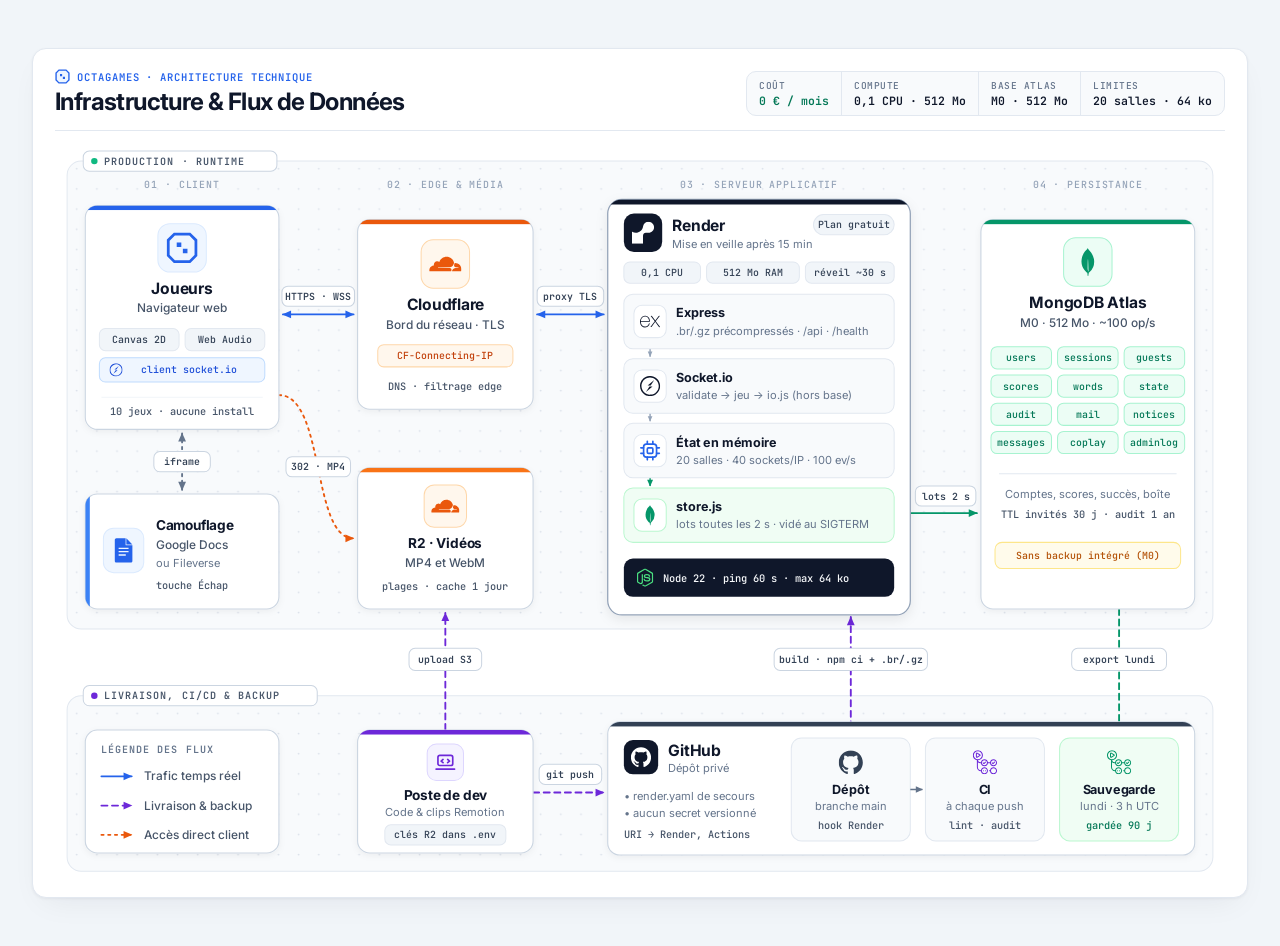
<file: Pieces_Jointes/infra-octagames.html>
<!doctype html>
<html lang="fr">
<head>
<meta charset="utf-8">
<meta name="viewport" content="width=device-width, initial-scale=1">
<title>Infrastructure OctaGames — Architecture Technique</title>
<link rel="preconnect" href="https://fonts.googleapis.com">
<link rel="preconnect" href="https://fonts.gstatic.com" crossorigin>
<link rel="stylesheet" href="https://fonts.googleapis.com/css2?family=Inter:wght@400;500;600;700&family=JetBrains+Mono:wght@400;500;600&display=swap">
<style>
:root {
  --ink: #0f172a;
  --ink-2: #334155;
  --ink-3: #64748b;
  --line: #e2e8f0;
  --line-strong: #cbd5e1;
  --surface: #ffffff;
  --surface-sub: #f8fafc;
  --f-sans: 'Inter', -apple-system, BlinkMacSystemFont, 'Segoe UI', system-ui, sans-serif;
  --f-mono: 'JetBrains Mono', ui-monospace, SFMono-Regular, Consolas, monospace;
}

*, *::before, *::after { box-sizing: border-box; }

html, body {
  margin: 0;
  padding: 0;
  font-family: var(--f-sans);
  color: var(--ink);
  -webkit-font-smoothing: antialiased;
  -moz-osx-font-smoothing: grayscale;
  background: #f1f5f9;
  padding: 24px 16px;
}

.sheet {
  width: 100%;
  max-width: 1220px;
  margin: 0 auto;
  background: var(--surface);
  color: var(--ink);
  border: 1px solid var(--line);
  border-radius: var(--radius, 14px);
  padding: 20px 22px 18px;
  display: grid;
  gap: 16px;
  box-shadow: 0 1px 3px rgba(15, 23, 42, 0.05), 0 12px 32px -12px rgba(15, 23, 42, 0.08);
}

/* ─── En-tête éditorial ─── */
.doc-head {
  display: flex;
  flex-wrap: wrap;
  align-items: flex-end;
  justify-content: space-between;
  gap: 12px 24px;
  padding-bottom: 14px;
  border-bottom: 1px solid var(--line);
}

.doc-title-group {
  display: grid;
  gap: 4px;
  min-width: 0;
  flex: 1 1 340px;
}

.doc-kicker {
  display: inline-flex;
  align-items: center;
  gap: 7px;
  font-family: var(--f-mono);
  font-size: 10.5px;
  font-weight: 600;
  letter-spacing: 0.09em;
  text-transform: uppercase;
  color: #2563eb;
}

.doc-kicker svg {
  width: 15px;
  height: 15px;
  flex: none;
}

.doc-head h1 {
  margin: 0;
  font-size: clamp(19px, 2.2vw, 24px);
  font-weight: 700;
  letter-spacing: -0.025em;
  line-height: 1.15;
  color: var(--ink);
}

.doc-sub {
  margin: 0;
  font-size: 12.5px;
  line-height: 1.45;
  color: var(--ink-3);
  max-width: 72ch;
}

.meta-grid {
  display: flex;
  flex-wrap: wrap;
  align-items: stretch;
  border: 1px solid var(--line);
  border-radius: 10px;
  background: var(--surface-sub);
  overflow: hidden;
}

.meta-cell {
  padding: 7px 12px;
  display: grid;
  gap: 1px;
  border-right: 1px solid var(--line);
}

.meta-cell:last-child {
  border-right: none;
}

.meta-k {
  font-family: var(--f-mono);
  font-size: 9.5px;
  font-weight: 500;
  letter-spacing: 0.06em;
  text-transform: uppercase;
  color: var(--ink-3);
}

.meta-v {
  font-family: var(--f-mono);
  font-size: 11.5px;
  font-weight: 600;
  color: var(--ink);
  white-space: nowrap;
}

.meta-v.accent-green {
  color: #047857;
}

/* ─── Zone schéma ─── */
.diagram-frame {
  width: 100%;
  overflow: hidden;
}

svg.arch {
  display: block;
  width: 100%;
  height: auto;
}

/* Classes SVG */
.zone-box {
  fill: url(#dotgrid);
  stroke: #e2e8f0;
  stroke-width: 1;
}

.zone-tag {
  font-family: var(--f-mono);
  font-size: 10px;
  font-weight: 600;
  letter-spacing: 0.1em;
  fill: #475569;
  text-transform: uppercase;
}

.col-tag {
  font-family: var(--f-mono);
  font-size: 9.8px;
  font-weight: 500;
  letter-spacing: 0.09em;
  fill: #94a3b8;
  text-transform: uppercase;
  text-anchor: middle;
}

.card {
  fill: #ffffff;
  stroke: #cbd5e1;
  stroke-width: 1.1;
  filter: url(#card-shadow);
}

.card-hero {
  fill: #ffffff;
  stroke: #94a3b8;
  stroke-width: 1.25;
  filter: url(#hero-shadow);
}

.subcard {
  fill: #f8fafc;
  stroke: #e2e8f0;
  stroke-width: 1;
}

.subcard-db {
  fill: #f0fdf4;
  stroke: #bbf7d0;
  stroke-width: 1;
}

.subcard-gh {
  fill: #f8fafc;
  stroke: #e2e8f0;
  stroke-width: 1;
}

.h-title {
  font-family: var(--f-sans);
  font-weight: 700;
  fill: #0f172a;
  letter-spacing: -0.015em;
}

.h-16 { font-size: 15.5px; }
.h-14 { font-size: 13.5px; }
.h-13 { font-size: 12.5px; }

.body-t {
  font-family: var(--f-sans);
  font-size: 11.8px;
  font-weight: 500;
  fill: #475569;
}

.muted-t {
  font-family: var(--f-sans);
  font-size: 11px;
  font-weight: 400;
  fill: #64748b;
}

.mono-t {
  font-family: var(--f-mono);
  font-size: 10.2px;
  font-weight: 500;
  fill: #475569;
}

.mid { text-anchor: middle; }

.tag rect {
  fill: #f1f5f9;
  stroke: #e2e8f0;
  stroke-width: 1;
}

.tag text {
  font-family: var(--f-mono);
  font-size: 9.8px;
  font-weight: 500;
  fill: #334155;
  text-anchor: middle;
}

.tag-blue rect { fill: #eff6ff; stroke: #bfdbfe; }
.tag-blue text { fill: #1d4ed8; }

.tag-orange rect { fill: #fff7ed; stroke: #fed7aa; }
.tag-orange text { fill: #c2410c; }

.tag-green rect { fill: #ecfdf5; stroke: #a7f3d0; }
.tag-green text { fill: #047857; }

.tag-amber rect { fill: #fffbeb; stroke: #fde68a; }
.tag-amber text { fill: #b45309; }

.edge-pill rect {
  fill: #ffffff;
  stroke: #cbd5e1;
  stroke-width: 1;
}

.edge-pill text {
  font-family: var(--f-mono);
  font-size: 9.8px;
  font-weight: 600;
  fill: #334155;
  text-anchor: middle;
}

.flow {
  fill: none;
  stroke-width: 1.85;
  stroke-linecap: round;
  stroke-linejoin: round;
}

.flow-live { stroke: #2563eb; }
.flow-db { stroke: #059669; }
.flow-direct { stroke: #ea580c; stroke-dasharray: 2.2 4.5; }
.flow-camo { stroke: #64748b; stroke-dasharray: 2.2 4.5; }
.flow-ops { stroke: #6d28d9; stroke-dasharray: 6 4.5; }
.flow-backup { stroke: #059669; stroke-dasharray: 6 4.5; }

/* ─── Pied de page analytique (3 colonnes) ─── */
.notes {
  display: grid;
  grid-template-columns: repeat(3, minmax(0, 1fr));
  gap: 12px;
  padding-top: 14px;
  border-top: 1px solid var(--line);
}

.note {
  background: var(--surface-sub);
  border: 1px solid var(--line);
  border-radius: 10px;
  padding: 10px 12px;
  display: grid;
  gap: 4px;
  align-content: start;
}

.note-h {
  display: flex;
  align-items: center;
  gap: 7px;
  font-size: 11.5px;
  font-weight: 700;
  color: var(--ink);
  letter-spacing: -0.01em;
}

.note-dot {
  width: 7px;
  height: 7px;
  border-radius: 50%;
  flex: none;
}

.note p {
  margin: 0;
  font-size: 11.2px;
  line-height: 1.45;
  color: var(--ink-2);
}

.note code {
  font-family: var(--f-mono);
  font-size: 10.2px;
  color: var(--ink);
  background: #e2e8f0;
  padding: 0.5px 4px;
  border-radius: 4px;
}

@media (max-width: 640px) {
  .sheet { padding: 14px; }
  .notes { grid-template-columns: 1fr; }
}
</style>
</head>
<body>
<article class="sheet">

  <header class="doc-head">
    <div class="doc-title-group">
      <div class="doc-kicker">
        <svg viewBox="1.5 1.5 21 21" aria-hidden="true">
          <path d="M7 3h10l4 4v10l-4 4H7l-4-4V7z" fill="#eff6ff" stroke="#2563eb" stroke-width="1.9"/>
          <path d="M8.5 8.5h3v3h-3zM12.5 12.5h3v3h-3z" fill="#2563eb"/>
        </svg>
        <span>OctaGames · Architecture technique</span>
      </div>
      <h1>Infrastructure &amp; Flux de Données</h1>
    </div>

    <div class="meta-grid" aria-label="Synthèse des plafonds">
      <div class="meta-cell">
        <span class="meta-k">Coût</span>
        <span class="meta-v accent-green">0 € / mois</span>
      </div>
      <div class="meta-cell">
        <span class="meta-k">Compute</span>
        <span class="meta-v">0,1 CPU · 512 Mo</span>
      </div>
      <div class="meta-cell">
        <span class="meta-k">Base Atlas</span>
        <span class="meta-v">M0 · 512 Mo</span>
      </div>
      <div class="meta-cell">
        <span class="meta-k">Limites</span>
        <span class="meta-v">20 salles · 64 ko</span>
      </div>
    </div>
  </header>

  <div class="diagram-frame">
    <svg class="arch" viewBox="0 0 1160 726" role="img" aria-labelledby="arch-title">
      <title id="arch-title">Schéma d'architecture OctaGames : Joueurs, Camouflage, Cloudflare Edge, Cloudflare R2, Render (Node.js, Express, Socket.io, RAM, store.js), MongoDB Atlas M0, Poste de dev et GitHub Actions.</title>
      <defs>
        <!-- Grille de points architecturale -->
        <pattern id="dotgrid" width="20" height="20" patternUnits="userSpaceOnUse">
          <rect width="20" height="20" fill="#f8fafc"/>
          <circle cx="1.5" cy="1.5" r="0.9" fill="#cbd5e1" opacity="0.65"/>
        </pattern>

        <!-- Ombres subtiles -->
        <filter id="card-shadow" x="-6%" y="-6%" width="112%" height="116%">
          <feDropShadow dx="0" dy="2" stdDeviation="3" flood-color="#0f172a" flood-opacity="0.05"/>
        </filter>
        <filter id="hero-shadow" x="-6%" y="-6%" width="112%" height="114%">
          <feDropShadow dx="0" dy="4" stdDeviation="6" flood-color="#0f172a" flood-opacity="0.08"/>
        </filter>

        <!-- Flèches nettes pleines -->
        <marker id="m-blue" viewBox="0 0 10 10" refX="8.2" refY="5" markerWidth="6.5" markerHeight="6.5" orient="auto-start-reverse">
          <path d="M1.5 1.8 L8.8 5 L1.5 8.2 Z" fill="#2563eb"/>
        </marker>
        <marker id="m-green" viewBox="0 0 10 10" refX="8.2" refY="5" markerWidth="6.5" markerHeight="6.5" orient="auto-start-reverse">
          <path d="M1.5 1.8 L8.8 5 L1.5 8.2 Z" fill="#059669"/>
        </marker>
        <marker id="m-orange" viewBox="0 0 10 10" refX="8.2" refY="5" markerWidth="6.5" markerHeight="6.5" orient="auto-start-reverse">
          <path d="M1.5 1.8 L8.8 5 L1.5 8.2 Z" fill="#ea580c"/>
        </marker>
        <marker id="m-slate" viewBox="0 0 10 10" refX="8.2" refY="5" markerWidth="6.5" markerHeight="6.5" orient="auto-start-reverse">
          <path d="M1.5 1.8 L8.8 5 L1.5 8.2 Z" fill="#64748b"/>
        </marker>
        <marker id="m-purple" viewBox="0 0 10 10" refX="8.2" refY="5" markerWidth="6.5" markerHeight="6.5" orient="auto-start-reverse">
          <path d="M1.5 1.8 L8.8 5 L1.5 8.2 Z" fill="#6d28d9"/>
        </marker>
        <marker id="m-sub" viewBox="0 0 10 10" refX="8.2" refY="5" markerWidth="5.5" markerHeight="5.5" orient="auto">
          <path d="M1.5 2 L8.5 5 L1.5 8 Z" fill="#94a3b8"/>
        </marker>

        <!-- Masques pour bandeaux d'accent parfaitement arrondis -->
        <clipPath id="cp-players"><rect x="30" y="58" width="192" height="222" rx="12"/></clipPath>
        <clipPath id="cp-camo"><rect x="30" y="344" width="192" height="114" rx="12"/></clipPath>
        <clipPath id="cp-cf"><rect x="300" y="72" width="174" height="188" rx="12"/></clipPath>
        <clipPath id="cp-r2"><rect x="300" y="318" width="174" height="140" rx="12"/></clipPath>
        <clipPath id="cp-render"><rect x="548" y="52" width="300" height="412" rx="14"/></clipPath>
        <clipPath id="cp-atlas"><rect x="918" y="72" width="212" height="386" rx="12"/></clipPath>
        <clipPath id="cp-dev"><rect x="300" y="578" width="174" height="122" rx="12"/></clipPath>
        <clipPath id="cp-gh"><rect x="548" y="570" width="582" height="132" rx="12"/></clipPath>

        <!-- Logos vectoriels -->
        <symbol id="ic-octa" viewBox="1.5 1.5 21 21">
          <path d="M7 3h10l4 4v10l-4 4H7l-4-4V7z" fill="#eff6ff" stroke="#2563eb" stroke-width="1.8"/>
          <path d="M8.5 8.5h3v3h-3zM12.5 12.5h3v3h-3z" fill="#2563eb"/>
        </symbol>
        <symbol id="ic-cf" viewBox="0 0 24 24">
          <path d="M16.5088 16.8447c.1475-.5068.0908-.9707-.1553-1.3154-.2246-.3164-.6045-.499-1.0615-.5205l-8.6592-.1123a.1559.1559 0 0 1-.1333-.0713c-.0283-.042-.0351-.0986-.021-.1553.0278-.084.1123-.1484.2036-.1562l8.7359-.1123c1.0351-.0489 2.1601-.8868 2.5537-1.9136l.499-1.3013c.0215-.0561.0293-.1128.0147-.168-.5625-2.5463-2.835-4.4453-5.5499-4.4453-2.5039 0-4.6284 1.6177-5.3876 3.8614-.4927-.3658-1.1187-.5625-1.794-.499-1.2026.119-2.1665 1.083-2.2861 2.2856-.0283.31-.0069.6128.0635.894C1.5683 13.171 0 14.7754 0 16.752c0 .1748.0142.3515.0352.5273.0141.083.0844.1475.1689.1475h15.9814c.0909 0 .1758-.0645.2032-.1553l.12-.4268zm2.7568-5.5634c-.0771 0-.1611 0-.2383.0112-.0566 0-.1054.0415-.127.0976l-.3378 1.1744c-.1475.5068-.0918.9707.1543 1.3164.2256.3164.6055.498 1.0625.5195l1.8437.1133c.0557 0 .1055.0263.1329.0703.0283.043.0351.1074.0214.1562-.0283.084-.1132.1485-.204.1553l-1.921.1123c-1.041.0488-2.1582.8867-2.5527 1.914l-.1406.3585c-.0283.0713.0215.1416.0986.1416h6.5977c.0771 0 .1474-.0489.169-.126.1122-.4082.1757-.837.1757-1.2803 0-2.6025-2.125-4.727-4.7344-4.727"/>
        </symbol>
        <symbol id="ic-render" viewBox="0 0 24 24">
          <path d="M18.263.007c-3.121-.147-5.744 2.109-6.192 5.082-.018.138-.045.272-.067.405-.696 3.703-3.936 6.507-7.827 6.507-1.388 0-2.691-.356-3.825-.979a.2024.2024 0 0 0-.302.178V24H12v-8.999c0-1.656 1.338-3 2.987-3h2.988c3.382 0 6.103-2.817 5.970-6.244-.12-3.084-2.61-5.603-5.682-5.75"/>
        </symbol>
        <symbol id="ic-mongo" viewBox="0 0 24 24">
          <path d="M17.193 9.555c-1.264-5.58-4.252-7.414-4.573-8.115-.28-.394-.53-.954-.735-1.44-.036.495-.055.685-.523 1.184-.723.566-4.438 3.682-4.74 10.02-.282 5.912 4.27 9.435 4.888 9.884l.07.05A73.49 73.49 0 0111.91 24h.481c.114-1.032.284-2.056.51-3.07.417-.296.604-.463.85-.693a11.342 11.342 0 003.639-8.464c.01-.814-.103-1.662-.197-2.218zm-5.336 8.195s0-8.291.275-8.29c.213 0 .49 10.695.49 10.695-.381-.045-.765-1.76-.765-2.405z"/>
        </symbol>
        <symbol id="ic-github" viewBox="0 0 24 24">
          <path d="M12 .297c-6.63 0-12 5.373-12 12 0 5.303 3.438 9.8 8.205 11.385.6.113.82-.258.82-.577 0-.285-.01-1.040-.015-2.040-3.338.724-4.042-1.610-4.042-1.610C4.422 18.070 3.633 17.700 3.633 17.700c-1.087-.744.084-.729.084-.729 1.205.084 1.838 1.236 1.838 1.236 1.070 1.835 2.809 1.305 3.495.998.108-.776.417-1.305.760-1.605-2.665-.300-5.466-1.332-5.466-5.930 0-1.310.465-2.380 1.235-3.220-.135-.303-.540-1.523.105-3.176 0 0 1.005-.322 3.300 1.230.960-.267 1.980-.399 3-.405 1.020.006 2.040.138 3 .405 2.280-1.552 3.285-1.230 3.285-1.230.645 1.653.240 2.873.120 3.176.765.840 1.230 1.910 1.230 3.220 0 4.610-2.805 5.625-5.475 5.920.420.360.810 1.096.810 2.220 0 1.606-.015 2.896-.015 3.286 0 .315.210.690.825.570C20.565 22.092 24 17.592 24 12.297c0-6.627-5.373-12-12-12"/>
        </symbol>
        <symbol id="ic-actions" viewBox="0 0 24 24">
          <path d="M10.984 13.836a.5.5 0 0 1-.353-.146l-.745-.743a.5.5 0 1 1 .706-.708l.392.391 1.181-1.18a.5.5 0 0 1 .708.707l-1.535 1.533a.504.504 0 0 1-.354.146zm9.353-.147l1.534-1.532a.5.5 0 0 0-.707-.707l-1.181 1.18-.392-.391a.5.5 0 1 0-.706.708l.746.743a.497.497 0 0 0 .706-.001zM4.527 7.452l2.557-1.585A1 1 0 0 0 7.09 4.17L4.533 2.56A1 1 0 0 0 3 3.406v3.196a1.001 1.001 0 0 0 1.527.85zm2.03-2.436L4 6.602V3.406l2.557 1.61zM24 12.5c0 1.93-1.57 3.5-3.5 3.5a3.503 3.503 0 0 1-3.46-3h-2.08a3.503 3.503 0 0 1-3.46 3 3.502 3.502 0 0 1-3.46-3h-.558c-.972 0-1.85-.399-2.482-1.042V17c0 1.654 1.346 3 3 3h.04c.244-1.693 1.7-3 3.46-3 1.93 0 3.5 1.57 3.5 3.5S13.43 24 11.5 24a3.502 3.502 0 0 1-3.46-3H8c-2.206 0-4-1.794-4-4V9.899A5.008 5.008 0 0 1 0 5c0-2.757 2.243-5 5-5s5 2.243 5 5a5.005 5.005 0 0 1-4.952 4.998A2.482 2.482 0 0 0 7.482 12h.558c.244-1.693 1.7-3 3.46-3a3.502 3.502 0 0 1 3.46 3h2.08a3.503 3.503 0 0 1 3.46-3c1.93 0 3.5 1.57 3.5 3.5zm-15 8c0 1.378 1.122 2.5 2.5 2.5s2.5-1.122 2.5-2.5-1.122-2.5-2.5-2.5S9 19.122 9 20.5zM5 9c2.206 0 4-1.794 4-4S7.206 1 5 1 1 2.794 1 5s1.794 4 4 4zm9 3.5c0-1.378-1.122-2.5-2.5-2.5S9 11.122 9 12.5s1.122 2.5 2.5 2.5 2.5-1.122 2.5-2.5zm9 0c0-1.378-1.122-2.5-2.5-2.5S18 11.122 18 12.5s1.122 2.5 2.5 2.5 2.5-1.122 2.5-2.5zm-13 8a.5.5 0 1 0 1 0 .5.5 0 0 0-1 0zm2 0a.5.5 0 1 0 1 0 .5.5 0 0 0-1 0zm12 0c0 1.93-1.57 3.5-3.5 3.5a3.503 3.503 0 0 1-3.46-3.002c-.007.001-.013.005-.021.005l-.506.017h-.017a.5.5 0 0 1-.016-.999l.506-.017c.018-.002.035.006.052.007A3.503 3.503 0 0 1 20.5 17c1.93 0 3.5 1.57 3.5 3.5zm-1 0c0-1.378-1.122-2.5-2.5-2.5S18 19.122 18 20.5s1.122 2.5 2.5 2.5 2.5-1.122 2.5-2.5z"/>
        </symbol>
        <symbol id="ic-node" viewBox="0 0 24 24">
          <path d="M11.998,24c-0.321,0-0.641-0.084-0.922-0.247l-2.936-1.737c-0.438-0.245-0.224-0.332-0.08-0.383 c0.585-0.203,0.703-0.25,1.328-0.604c0.065-0.037,0.151-0.023,0.218,0.017l2.256,1.339c0.082,0.045,0.197,0.045,0.272,0l8.795-5.076 c0.082-0.047,0.134-0.141,0.134-0.238V6.921c0-0.099-0.053-0.192-0.137-0.242l-8.791-5.072c-0.081-0.047-0.189-0.047-0.271,0 L3.075,6.68C2.990,6.729,2.936,6.825,2.936,6.921v10.150c0,0.097,0.054,0.189,0.139,0.235l2.409,1.392 c1.307,0.654,2.108-0.116,2.108-0.890V7.787c0-0.142,0.114-0.253,0.256-0.253h1.115c0.139,0,0.255,0.112,0.255,0.253v10.021 c0,1.745-0.950,2.745-2.604,2.745c-0.508,0-0.909,0-2.026-0.551L2.280,18.675c-0.570-0.329-0.922-0.945-0.922-1.604V6.921 c0-0.659,0.353-1.275,0.922-1.603l8.795-5.082c0.557-0.315,1.296-0.315,1.848,0l8.794,5.082c0.570,0.329,0.924,0.944,0.924,1.603 v10.150c0,0.659-0.354,1.273-0.924,1.604l-8.794,5.078C12.643,23.916,12.324,24,11.998,24z M19.099,13.993 c0-1.900-1.284-2.406-3.987-2.763c-2.731-0.361-3.009-0.548-3.009-1.187c0-0.528,0.235-1.233,2.258-1.233 c1.807,0,2.473,0.389,2.747,1.607c0.024,0.115,0.129,0.199,0.247,0.199h1.141c0.071,0,0.138-0.031,0.186-0.081 c0.048-0.054,0.074-0.123,0.067-0.196c-0.177-2.098-1.571-3.076-4.388-3.076c-2.508,0-4.004,1.058-4.004,2.833 c0,1.925,1.488,2.457,3.895,2.695c2.880,0.282,3.103,0.703,3.103,1.269c0,0.983-0.789,1.402-2.642,1.402 c-2.327,0-2.839-0.584-3.011-1.742c-0.020-0.124-0.126-0.215-0.253-0.215h-1.137c-0.141,0-0.254,0.112-0.254,0.253 c0,1.482,0.806,3.248,4.655,3.248C17.501,17.007,19.099,15.910,19.099,13.993z"/>
        </symbol>
        <symbol id="ic-express" viewBox="0 0 24 24">
          <path d="M24 18.588a1.529 1.529 0 01-1.895-.72l-3.45-4.771-.5-.667-4.003 5.444a1.466 1.466 0 01-1.802.708l5.158-6.92-4.798-6.251a1.595 1.595 0 011.9.666l3.576 4.83 3.596-4.81a1.435 1.435 0 011.788-.668L21.708 7.9l-2.522 3.283a.666.666 0 000 .994l4.804 6.412zM.002 11.576l.42-2.075c1.154-4.103 5.858-5.81 9.094-3.27 1.895 1.489 2.368 3.597 2.275 5.973H1.116C.943 16.447 4.005 19.009 7.92 17.7a4.078 4.078 0 002.582-2.876c.207-.666.548-.78 1.174-.588a5.417 5.417 0 01-2.589 3.957 6.272 6.272 0 01-7.306-.933 6.575 6.575 0 01-1.64-3.858c0-.235-.08-.455-.134-.666A88.33 88.33 0 010 11.577zm1.127-.286h9.654c-.06-3.076-2.001-5.258-4.59-5.278-2.882-.04-4.944 2.094-5.071 5.264z"/>
        </symbol>
        <symbol id="ic-socket" viewBox="0 0 24 24">
          <path d="M11.9362.0137a12.1694 12.1694 0 00-2.9748.378C4.2816 1.5547.5678 5.7944.0918 10.6012c-.59 4.5488 1.7079 9.2856 5.6437 11.6345 3.8608 2.4179 9.0926 2.3199 12.8734-.223 3.3969-2.206 5.5118-6.2277 5.3858-10.2845-.058-4.0159-2.31-7.9167-5.7588-9.9796C16.354.5876 14.1431.0047 11.9362.0137zm-.063 1.696c4.9448-.007 9.7886 3.8137 10.2815 8.9245.945 5.6597-3.7528 11.4125-9.4875 11.5795-5.4538.544-10.7245-4.0798-10.8795-9.5566-.407-4.4338 2.5159-8.8346 6.6977-10.2995a9.1126 9.1126 0 013.3878-.647zm5.0908 3.2248c-2.6869 2.0849-5.2598 4.3078-7.8886 6.4567 1.2029.017 2.4118.016 3.6208.01 1.41-2.165 2.8589-4.3008 4.2678-6.4667zm-5.6647 7.6536c-1.41 2.166-2.86 4.3088-4.2699 6.4737 2.693-2.0799 5.2548-4.3198 7.9017-6.4557a255.4132 255.4132 0 00-3.6318-.018z"/>
        </symbol>
        <symbol id="ic-gdocs" viewBox="0 0 24 24">
          <path d="M14.727 6.727H14V0H4.91c-.905 0-1.637.732-1.637 1.636v20.728c0 .904.732 1.636 1.636 1.636h14.182c.904 0 1.636-.732 1.636-1.636V6.727h-6zm-.545 10.455H7.09v-1.364h7.09v1.364zm2.727-3.273H7.091v-1.364h9.818v1.364zm0-3.273H7.091V9.273h9.818v1.363zM14.727 6h6l-6-6v6z"/>
        </symbol>
        <symbol id="ic-ram" viewBox="0 0 24 24">
          <g fill="none" stroke="currentColor" stroke-width="1.8" stroke-linecap="round">
            <rect x="5" y="5" width="14" height="14" rx="3"/>
            <rect x="9" y="9" width="6" height="6" rx="1.2"/>
            <path d="M9 2v3M15 2v3M9 19v3M15 19v3M2 9h3M2 15h3M19 9h3M19 15h3"/>
          </g>
        </symbol>
        <symbol id="ic-laptop" viewBox="0 0 24 24">
          <g fill="none" stroke="currentColor" stroke-width="1.8" stroke-linecap="round" stroke-linejoin="round">
            <rect x="4" y="4.5" width="16" height="11" rx="2"/>
            <path d="M2 19.5h20M9.5 9l-2 1.8 2 1.7M14.5 9l2 1.8-2 1.7"/>
          </g>
        </symbol>
      </defs>

      <!-- ═══════════════════════════════════════════════════════ -->
      <!-- ZONE 1 : PRODUCTION · TRAFIC EN LIGNE                  -->
      <!-- ═══════════════════════════════════════════════════════ -->
      <rect class="zone-box" x="12" y="14" width="1136" height="464" rx="14"/>
      <rect x="28" y="4" width="192" height="20" rx="6" fill="#ffffff" stroke="#cbd5e1"/>
      <circle cx="39" cy="14" r="3.2" fill="#10b981"/>
      <text class="zone-tag" x="49" y="17.5">PRODUCTION · RUNTIME</text>

      <!-- Repères de colonnes alignés sur une seule ligne -->
      <text class="col-tag" x="126" y="41">01 · Client</text>
      <text class="col-tag" x="387" y="41">02 · Edge &amp; Média</text>
      <text class="col-tag" x="698" y="41">03 · Serveur applicatif</text>
      <text class="col-tag" x="1024" y="41">04 · Persistance</text>

      <!-- ═══════════════════════════════════════════════════════ -->
      <!-- ZONE 2 : LIVRAISON, CI/CD & SAUVEGARDE                 -->
      <!-- ═══════════════════════════════════════════════════════ -->
      <rect class="zone-box" x="12" y="544" width="1136" height="174" rx="14"/>
      <rect x="28" y="534" width="232" height="20" rx="6" fill="#ffffff" stroke="#cbd5e1"/>
      <circle cx="39" cy="544" r="3.2" fill="#6d28d9"/>
      <text class="zone-tag" x="49" y="547.5">LIVRAISON, CI/CD &amp; BACKUP</text>

      <!-- ═══════════════════════════════════════════════════════ -->
      <!-- FLUX DIRECTIONNELS (sous les cartes)                   -->
      <!-- ═══════════════════════════════════════════════════════ -->

      <!-- Joueurs <-> Cloudflare -->
      <path class="flow flow-live" d="M226 166 H296" marker-start="url(#m-blue)" marker-end="url(#m-blue)"/>
      <g class="edge-pill"><rect x="225" y="138" width="72" height="20" rx="6"/><text x="261" y="151.5">HTTPS · WSS</text></g>

      <!-- Cloudflare <-> Render -->
      <path class="flow flow-live" d="M478 166 H544" marker-start="url(#m-blue)" marker-end="url(#m-blue)"/>
      <g class="edge-pill"><rect x="478" y="138" width="66" height="20" rx="6"/><text x="511" y="151.5">proxy TLS</text></g>

      <!-- Render (store.js) -> MongoDB Atlas -->
      <path class="flow flow-db" d="M848 363 H914" marker-end="url(#m-green)"/>
      <g class="edge-pill"><rect x="853" y="336" width="60" height="20" rx="6"/><text x="883" y="349.5">lots 2 s</text></g>

      <!-- Joueurs -> R2 (redirection 302) -->
      <path class="flow flow-direct" d="M222 246 C268 246 254 388 296 388" marker-end="url(#m-orange)"/>
      <g class="edge-pill"><rect x="229" y="307" width="64" height="20" rx="6"/><text x="261" y="320.5">302 · MP4</text></g>

      <!-- Joueurs <-> Camouflage -->
      <path class="flow flow-camo" d="M126 284 V340" marker-start="url(#m-slate)" marker-end="url(#m-slate)"/>
      <g class="edge-pill"><rect x="98" y="302" width="56" height="20" rx="6"/><text x="126" y="315.5">iframe</text></g>

      <!-- Inter-zone 1 : Poste de dev -> R2 (upload S3) -->
      <path class="flow flow-ops" d="M387 578 V462" marker-end="url(#m-purple)"/>
      <g class="edge-pill"><rect x="351" y="497" width="72" height="22" rx="6"/><text x="387" y="511.5">upload S3</text></g>

      <!-- Inter-zone 2 : GitHub (Dépôt) -> Render (build) -->
      <path class="flow flow-ops" d="M789 586 V466" marker-end="url(#m-purple)"/>
      <g class="edge-pill"><rect x="713" y="497" width="152" height="22" rx="6"/><text x="789" y="511.5">build · npm ci + .br/.gz</text></g>

      <!-- Inter-zone 3 : MongoDB Atlas -> GitHub (Sauvegarde) -->
      <path class="flow flow-backup" d="M1055 458 V582" marker-end="url(#m-green)"/>
      <g class="edge-pill"><rect x="1008" y="497" width="94" height="22" rx="6"/><text x="1055" y="511.5">export lundi</text></g>

      <!-- Poste de dev -> GitHub (git push) -->
      <path class="flow flow-ops" d="M474 640 H544" marker-end="url(#m-purple)"/>
      <g class="edge-pill"><rect x="480" y="612" width="62" height="20" rx="6"/><text x="511" y="625.5">git push</text></g>

      <!-- ═══════════════════════════════════════════════════════ -->
      <!-- 01. JOUEURS                                            -->
      <!-- ═══════════════════════════════════════════════════════ -->
      <g>
        <rect class="card" x="30" y="58" width="192" height="222" rx="12"/>
        <rect x="30" y="58" width="192" height="4.5" fill="#2563eb" clip-path="url(#cp-players)"/>
        <rect x="102" y="76" width="48" height="48" rx="12" fill="#eff6ff" stroke="#dbeafe"/>
        <use href="#ic-octa" x="110" y="84" width="32" height="32"/>
        <text class="h-title h-16 mid" x="126" y="146">Joueurs</text>
        <text class="body-t mid" x="126" y="164">Navigateur web</text>

        <g class="tag"><rect x="44" y="180" width="79" height="22" rx="6"/><text x="83.5" y="194.5">Canvas 2D</text></g>
        <g class="tag"><rect x="129" y="180" width="79" height="22" rx="6"/><text x="168.5" y="194.5">Web Audio</text></g>
        <g class="tag tag-blue">
          <rect x="44" y="209" width="164" height="24" rx="6"/>
          <use href="#ic-socket" x="54" y="214.5" width="13" height="13" fill="#1d4ed8"/>
          <text x="133" y="224.5">client socket.io</text>
        </g>

        <line x1="46" y1="248" x2="206" y2="248" stroke="#f1f5f9"/>
        <text class="mono-t mid" x="126" y="266">10 jeux · aucune install</text>
      </g>

      <!-- ═══════════════════════════════════════════════════════ -->
      <!-- 01b. CAMOUFLAGE                                        -->
      <!-- ═══════════════════════════════════════════════════════ -->
      <g>
        <rect class="card" x="30" y="344" width="192" height="114" rx="12"/>
        <rect x="30" y="344" width="4.5" height="114" fill="#3b82f6" clip-path="url(#cp-camo)"/>
        <rect x="48" y="378" width="40" height="44" rx="10" fill="#eff6ff" stroke="#dbeafe"/>
        <use href="#ic-gdocs" x="56" y="387" width="24" height="26" fill="#2563eb"/>
        <text class="h-title h-14" x="100" y="380">Camouflage</text>
        <text class="body-t" x="100" y="399">Google Docs</text>
        <text class="muted-t" x="100" y="416">ou Fileverse</text>
        <text class="mono-t" x="100" y="438">touche Échap</text>
      </g>

      <!-- ═══════════════════════════════════════════════════════ -->
      <!-- 02. CLOUDFLARE EDGE                                    -->
      <!-- ═══════════════════════════════════════════════════════ -->
      <g>
        <rect class="card" x="300" y="72" width="174" height="188" rx="12"/>
        <rect x="300" y="72" width="174" height="4.5" fill="#ea580c" clip-path="url(#cp-cf)"/>
        <rect x="363" y="92" width="48" height="48" rx="12" fill="#fff7ed" stroke="#fed7aa"/>
        <use href="#ic-cf" x="371" y="100" width="32" height="32" fill="#ea580c"/>
        <text class="h-title h-16 mid" x="387" y="162">Cloudflare</text>
        <text class="body-t mid" x="387" y="180">Bord du réseau · TLS</text>
        <g class="tag tag-orange"><rect x="320" y="196" width="134" height="22" rx="6"/><text x="387" y="210.5">CF-Connecting-IP</text></g>
        <text class="mono-t mid" x="387" y="241">DNS · filtrage edge</text>
      </g>

      <!-- ═══════════════════════════════════════════════════════ -->
      <!-- 02b. CLOUDFLARE R2                                     -->
      <!-- ═══════════════════════════════════════════════════════ -->
      <g>
        <rect class="card" x="300" y="318" width="174" height="140" rx="12"/>
        <rect x="300" y="318" width="174" height="4.5" fill="#f97316" clip-path="url(#cp-r2)"/>
        <rect x="366" y="335" width="42" height="42" rx="10" fill="#fff7ed" stroke="#fed7aa"/>
        <use href="#ic-cf" x="373" y="342" width="28" height="28" fill="#ea580c"/>
        <text class="h-title h-14 mid" x="387" y="398">R2 · Vidéos</text>
        <text class="body-t mid" x="387" y="416">MP4 et WebM</text>
        <text class="mono-t mid" x="387" y="439">plages · cache 1 jour</text>
      </g>

      <!-- ═══════════════════════════════════════════════════════ -->
      <!-- 03. RENDER (SERVEUR APPLICATIF PRINCIPAL)              -->
      <!-- ═══════════════════════════════════════════════════════ -->
      <g>
        <rect class="card-hero" x="548" y="52" width="300" height="412" rx="14"/>
        <rect x="548" y="52" width="300" height="5" fill="#0f172a" clip-path="url(#cp-render)"/>

        <!-- En-tête Render -->
        <rect x="564" y="66" width="38" height="38" rx="10" fill="#0f172a"/>
        <use href="#ic-render" x="572" y="74" width="22" height="22" fill="#ffffff"/>
        <text class="h-title h-16" x="612" y="83">Render</text>
        <g class="tag"><rect x="752" y="67" width="80" height="20" rx="10"/><text x="792" y="80.5">Plan gratuit</text></g>
        <text class="muted-t" x="612" y="100">Mise en veille après 15 min</text>

        <!-- Spécifications matérielles -->
        <g class="tag"><rect x="564" y="114" width="76" height="21" rx="6"/><text x="602" y="128">0,1 CPU</text></g>
        <g class="tag"><rect x="646" y="114" width="92" height="21" rx="6"/><text x="692" y="128">512 Mo RAM</text></g>
        <g class="tag"><rect x="744" y="114" width="88" height="21" rx="6"/><text x="788" y="128">réveil ~30 s</text></g>

        <!-- Flèches internes entre couches -->
        <line x1="590" y1="200" x2="590" y2="208" stroke="#94a3b8" stroke-width="1.4" marker-end="url(#m-sub)"/>
        <line x1="590" y1="264" x2="590" y2="272" stroke="#94a3b8" stroke-width="1.4" marker-end="url(#m-sub)"/>
        <line x1="590" y1="328" x2="590" y2="336" stroke="#059669" stroke-width="1.4" marker-end="url(#m-green)"/>

        <!-- Couche 1 : Express -->
        <rect class="subcard" x="564" y="146" width="268" height="54" rx="9"/>
        <rect x="574" y="157" width="32" height="32" rx="8" fill="#ffffff" stroke="#e2e8f0"/>
        <use href="#ic-express" x="580" y="163" width="20" height="20" fill="#0f172a"/>
        <text class="h-title h-13" x="616" y="169">Express</text>
        <text class="muted-t" x="616" y="186">.br/.gz précompressés · /api · /health</text>

        <!-- Couche 2 : Socket.io -->
        <rect class="subcard" x="564" y="210" width="268" height="54" rx="9"/>
        <rect x="574" y="221" width="32" height="32" rx="8" fill="#ffffff" stroke="#e2e8f0"/>
        <use href="#ic-socket" x="580" y="227" width="20" height="20" fill="#0f172a"/>
        <text class="h-title h-13" x="616" y="233">Socket.io</text>
        <text class="muted-t" x="616" y="250">validate → jeu → io.js (hors base)</text>

        <!-- Couche 3 : État en mémoire -->
        <rect class="subcard" x="564" y="274" width="268" height="54" rx="9"/>
        <rect x="574" y="285" width="32" height="32" rx="8" fill="#ffffff" stroke="#e2e8f0"/>
        <use href="#ic-ram" x="579" y="290" width="22" height="22" style="color:#2563eb"/>
        <text class="h-title h-13" x="616" y="297">État en mémoire</text>
        <text class="muted-t" x="616" y="314">20 salles · 40 sockets/IP · 100 ev/s</text>

        <!-- Couche 4 : store.js -->
        <rect class="subcard-db" x="564" y="338" width="268" height="54" rx="9"/>
        <rect x="574" y="349" width="32" height="32" rx="8" fill="#ffffff" stroke="#bbf7d0"/>
        <use href="#ic-mongo" x="580" y="354" width="20" height="22" fill="#059669"/>
        <text class="h-title h-13" x="616" y="361">store.js</text>
        <text class="muted-t" x="616" y="378">lots toutes les 2 s · vidé au SIGTERM</text>

        <!-- Pied runtime Node.js -->
        <rect x="564" y="408" width="268" height="38" rx="9" fill="#0f172a"/>
        <use href="#ic-node" x="576" y="418" width="18" height="18" fill="#4ade80"/>
        <text x="603" y="431" style="font-family:var(--f-mono);font-size:10.3px;font-weight:500;fill:#f8fafc">Node 22 · ping 60 s · max 64 ko</text>
      </g>

      <!-- ═══════════════════════════════════════════════════════ -->
      <!-- 04. MONGODB ATLAS                                      -->
      <!-- ═══════════════════════════════════════════════════════ -->
      <g>
        <rect class="card" x="918" y="72" width="212" height="386" rx="12"/>
        <rect x="918" y="72" width="212" height="4.5" fill="#059669" clip-path="url(#cp-atlas)"/>
        <rect x="1000" y="90" width="48" height="48" rx="12" fill="#ecfdf5" stroke="#a7f3d0"/>
        <use href="#ic-mongo" x="1010" y="98" width="28" height="32" fill="#059669"/>
        <text class="h-title h-16 mid" x="1024" y="160">MongoDB Atlas</text>
        <text class="body-t mid" x="1024" y="178">M0 · 512 Mo · ~100 op/s</text>

        <!-- 12 collections en grille 3×4 -->
        <g class="tag tag-green">
          <rect x="928" y="198" width="60" height="22" rx="6"/><text x="958" y="212.5">users</text>
          <rect x="994" y="198" width="60" height="22" rx="6"/><text x="1024" y="212.5">sessions</text>
          <rect x="1060" y="198" width="60" height="22" rx="6"/><text x="1090" y="212.5">guests</text>

          <rect x="928" y="226" width="60" height="22" rx="6"/><text x="958" y="240.5">scores</text>
          <rect x="994" y="226" width="60" height="22" rx="6"/><text x="1024" y="240.5">words</text>
          <rect x="1060" y="226" width="60" height="22" rx="6"/><text x="1090" y="240.5">state</text>

          <rect x="928" y="254" width="60" height="22" rx="6"/><text x="958" y="268.5">audit</text>
          <rect x="994" y="254" width="60" height="22" rx="6"/><text x="1024" y="268.5">mail</text>
          <rect x="1060" y="254" width="60" height="22" rx="6"/><text x="1090" y="268.5">notices</text>

          <rect x="928" y="282" width="60" height="22" rx="6"/><text x="958" y="296.5">messages</text>
          <rect x="994" y="282" width="60" height="22" rx="6"/><text x="1024" y="296.5">coplay</text>
          <rect x="1060" y="282" width="60" height="22" rx="6"/><text x="1090" y="296.5">adminlog</text>
        </g>

        <line x1="936" y1="324" x2="1112" y2="324" stroke="#e2e8f0"/>
        <text class="muted-t mid" x="1024" y="348">Comptes, scores, succès, boîte</text>
        <text class="mono-t mid" x="1024" y="368">TTL invités 30 j · audit 1 an</text>
        <g class="tag tag-amber">
          <rect x="932" y="392" width="184" height="26" rx="7"/>
          <text x="1024" y="408.5">Sans backup intégré (M0)</text>
        </g>
      </g>

      <!-- ═══════════════════════════════════════════════════════ -->
      <!-- LÉGENDE DES FLUX (bas-gauche)                          -->
      <!-- ═══════════════════════════════════════════════════════ -->
      <g>
        <rect class="card" x="30" y="578" width="192" height="122" rx="12"/>
        <text class="zone-tag" x="46" y="601" style="fill:#64748b">LÉGENDE DES FLUX</text>

        <line x1="46" y1="624" x2="76" y2="624" class="flow flow-live" marker-end="url(#m-blue)"/>
        <text class="body-t" x="88" y="628">Trafic temps réel</text>

        <line x1="46" y1="653" x2="76" y2="653" class="flow flow-ops" marker-end="url(#m-purple)"/>
        <text class="body-t" x="88" y="657">Livraison &amp; backup</text>

        <line x1="46" y1="682" x2="76" y2="682" class="flow flow-direct" marker-end="url(#m-orange)"/>
        <text class="body-t" x="88" y="686">Accès direct client</text>
      </g>

      <!-- ═══════════════════════════════════════════════════════ -->
      <!-- POSTE DE DEV                                           -->
      <!-- ═══════════════════════════════════════════════════════ -->
      <g>
        <rect class="card" x="300" y="578" width="174" height="122" rx="12"/>
        <rect x="300" y="578" width="174" height="4.5" fill="#6d28d9" clip-path="url(#cp-dev)"/>
        <rect x="369" y="592" width="36" height="36" rx="9" fill="#f5f3ff" stroke="#ddd6fe"/>
        <use href="#ic-laptop" x="376" y="599" width="22" height="22" style="color:#6d28d9"/>
        <text class="h-title h-14 mid" x="387" y="647">Poste de dev</text>
        <text class="muted-t mid" x="387" y="663">Code &amp; clips Remotion</text>
        <g class="tag"><rect x="327" y="672" width="120" height="20" rx="6"/><text x="387" y="685.5">clés R2 dans .env</text></g>
      </g>

      <!-- ═══════════════════════════════════════════════════════ -->
      <!-- GITHUB (CI/CD & SAUVEGARDE)                            -->
      <!-- ═══════════════════════════════════════════════════════ -->
      <g>
        <rect class="card" x="548" y="570" width="582" height="132" rx="12"/>
        <rect x="548" y="570" width="582" height="4.5" fill="#334155" clip-path="url(#cp-gh)"/>

        <!-- Infos dépôt privé -->
        <rect x="564" y="588" width="34" height="34" rx="9" fill="#0f172a"/>
        <use href="#ic-github" x="571" y="595" width="20" height="20" fill="#ffffff"/>
        <text class="h-title h-16" x="608" y="604">GitHub</text>
        <text class="muted-t" x="608" y="620">Dépôt privé</text>

        <text class="muted-t" x="564" y="647">• render.yaml de secours</text>
        <text class="muted-t" x="564" y="664">• aucun secret versionné</text>
        <text class="mono-t" x="564" y="685">URI → Render, Actions</text>

        <!-- Sous-carte 1 : Dépôt -->
        <rect class="subcard-gh" x="730" y="586" width="118" height="102" rx="10"/>
        <use href="#ic-github" x="777" y="598" width="24" height="24" fill="#334155"/>
        <text class="h-title h-13 mid" x="789" y="641">Dépôt</text>
        <text class="muted-t mid" x="789" y="657">branche main</text>
        <text class="mono-t mid" x="789" y="676">hook Render</text>

        <!-- Flèche interne Dépôt -> CI -->
        <line x1="848" y1="637" x2="860" y2="637" stroke="#64748b" stroke-width="1.5" marker-end="url(#m-slate)"/>

        <!-- Sous-carte 2 : CI -->
        <rect class="subcard-gh" x="863" y="586" width="118" height="102" rx="10"/>
        <use href="#ic-actions" x="910" y="598" width="24" height="24" fill="#6d28d9"/>
        <text class="h-title h-13 mid" x="922" y="641">CI</text>
        <text class="muted-t mid" x="922" y="657">à chaque push</text>
        <text class="mono-t mid" x="922" y="676">lint · audit</text>

        <!-- Sous-carte 3 : Sauvegarde -->
        <rect class="subcard-db" x="996" y="586" width="118" height="102" rx="10"/>
        <use href="#ic-actions" x="1043" y="598" width="24" height="24" fill="#059669"/>
        <text class="h-title h-13 mid" x="1055" y="641">Sauvegarde</text>
        <text class="muted-t mid" x="1055" y="657">lundi · 3 h UTC</text>
        <text class="mono-t mid" x="1055" y="676" style="fill:#047857">gardée 90 j</text>
      </g>
    </svg>
  </div>

</article>
</body>
</html>
</file>
<file: css/style.css>
*, *::before, *::after { margin: 0; padding: 0; box-sizing: border-box; }

:root {
  color-scheme: dark;
  --bg:           #0a0a0a;
  --bg-card:      #111111;
  --bg-elevated:  #181818;
  --border:       #1e1e1e;
  --border-hover: #2d2d2d;
  --accent:       #00ff88;
  --accent-dim:   rgba(0, 255, 136, 0.07);
  --accent-glow:  rgba(0, 255, 136, 0.2);
  --accent-border: rgba(0, 255, 136, 0.3);
  --accent-border-strong: rgba(0, 255, 136, 0.45);
  --accent-text:  #0a0a0a;
  --cta-hover:    #1aff95;
  --text:         #c8c8c8;
  --text-bright:  #f0f0f0;
  --text-muted:   #555555;
  --text-dim:     #888888;
  --nav-bg:       rgba(10, 10, 10, 0.92);
  --nav-mobile-bg: rgba(10, 10, 10, 0.96);
  --nav-mobile-sep: rgba(255, 255, 255, 0.04);
  --scrollbar-thumb: #252525;
  --terminal-bg:  #0d0d0d;
  --terminal-header: #161616;
  --popover-header: #161616;
  --popover-shadow: 0 10px 30px rgba(0, 0, 0, 0.65);
  --spy-bg:       rgba(13, 13, 13, 0.78);
  --badge-bg:     rgba(10, 10, 10, 0.84);
  --badge-shadow: 0 2px 8px rgba(0, 0, 0, 0.45);
  --tooltip-bg:   rgba(10, 10, 10, 0.94);
  --tooltip-text: #f0f0f0;
  --overlay-bg:   rgba(0, 0, 0, 0.82);
  --viewer-bg:    rgba(0, 0, 0, 0.92);
  --media-bg:     #0a0a0a;
  --stack-bg:     linear-gradient(135deg, #0d0d0d, #141414);
  --type-formation: #7cc7ff;
  --type-formation-border: rgba(124, 199, 255, 0.35);
  --type-perso:   #ffd23f;
  --type-perso-border: rgba(255, 210, 63, 0.35);
  --type-local:   #c4b5fd;
  --type-local-border: rgba(196, 181, 253, 0.45);
  --tok-s:        #7cc7ff;
  --matrix-opacity: 0.38;
  --font:         'JetBrains Mono', 'Courier New', monospace;
  --radius:       7px;
  --nav-h:        68px;
}

[data-theme="light"] {
  color-scheme: light;
  --bg:           #ffffff;
  --bg-card:      #dae2ec;
  --bg-elevated:  #ccd6e3;
  --border:       #b4c2d3;
  --border-hover: #94a6bc;
  --accent:       #2563eb;
  --accent-dim:   rgba(37, 99, 235, 0.11);
  --accent-glow:  rgba(37, 99, 235, 0.24);
  --accent-border: rgba(37, 99, 235, 0.38);
  --accent-border-strong: rgba(37, 99, 235, 0.52);
  --accent-text:  #ffffff;
  --cta-hover:    #1d4ed8;
  --text:         #222933;
  --text-bright:  #0b111a;
  --text-muted:   #525c68;
  --text-dim:     #3b4452;
  --nav-bg:       rgba(255, 255, 255, 0.9);
  --nav-mobile-bg: rgba(255, 255, 255, 0.97);
  --nav-mobile-sep: rgba(0, 0, 0, 0.08);
  --scrollbar-thumb: #a3b2c4;
  --terminal-bg:  #dae2ec;
  --terminal-header: #cbd5e2;
  --popover-header: #cbd5e2;
  --popover-shadow: 0 10px 28px rgba(15, 20, 25, 0.16);
  --spy-bg:       rgba(218, 226, 236, 0.92);
  --badge-bg:     rgba(255, 255, 255, 0.92);
  --badge-shadow: 0 2px 8px rgba(15, 20, 25, 0.12);
  --tooltip-bg:   rgba(15, 20, 25, 0.92);
  --tooltip-text: #f8fafc;
  --overlay-bg:   rgba(15, 20, 25, 0.55);
  --viewer-bg:    rgba(15, 20, 25, 0.88);
  --media-bg:     #ccd6e3;
  --stack-bg:     linear-gradient(135deg, #ccd6e3, #becad9);
  --type-formation: #0f766e;
  --type-formation-border: rgba(15, 118, 110, 0.35);
  --type-perso:   #b45309;
  --type-perso-border: rgba(180, 83, 9, 0.35);
  --type-local:   #6d28d9;
  --type-local-border: rgba(109, 40, 217, 0.35);
  --tok-s:        #0f766e;
  --matrix-opacity: 0.56;
}

/* ─── Logos blancs adaptés en version sombre pour le light mode ─── */
[data-theme="light"] img[src*="Logo_Framework_Symfony"],
[data-theme="light"] img[src*="Logo_Express.svg"],
[data-theme="light"] img[src*="Logo_Rust.svg"],
[data-theme="light"] img[src*="Logo_SocketIO.svg"],
[data-theme="light"] img[src*="Logo_Render.svg"] {
  filter: brightness(0) saturate(100%) opacity(0.88);
}
[data-theme="light"] img[src*="Logo_Cyber_RootME"] {
  filter: invert(1) hue-rotate(180deg);
}
/* Logos sur fond blanc opaque : fusion transparente sur les cartes grises en light mode */
[data-theme="light"] img[src*="Logo_Filiere_STI2D"],
[data-theme="light"] img[src*="Logo_ConcoursCastor"],
[data-theme="light"] img[src*="Logo_Cesi"],
[data-theme="light"] img[src*="Logo_Chataigneraie"],
[data-theme="light"] img[src*="SeineNormandieAgglom"],
[data-theme="light"] img[src*="LogoVeilleTechno_Outils_GoogleAlerts"] {
  mix-blend-mode: multiply;
}

html { scroll-behavior: smooth; font-size: clamp(17px, 1.1vw, 22px); }

body {
  background: var(--bg);
  color: var(--text);
  font-family: var(--font);
  font-size: 1rem;
  line-height: 1.7;
  overflow-x: hidden;
}

.sr-input {
  position: absolute;
  opacity: 0;
  pointer-events: none;
}

[hidden] { display: none !important; }

.acc { color: var(--accent); }

/* ─── Scrollbar ─── */
::-webkit-scrollbar { width: 6px; }
::-webkit-scrollbar-track { background: var(--bg); }
::-webkit-scrollbar-thumb { background: var(--scrollbar-thumb); border-radius: 3px; }
::-webkit-scrollbar-thumb:hover { background: var(--accent); }
::selection { background: var(--accent-glow); color: var(--accent); }

/* ─── Navbar ─── */
.navbar {
  position: fixed; top: 0; left: 0; right: 0; z-index: 100;
  height: var(--nav-h);
  background: var(--nav-bg);
  backdrop-filter: blur(16px);
  border-bottom: 1px solid var(--border);
  display: flex; align-items: center; justify-content: space-between;
  padding: 0 2rem; gap: 1rem;
}
.navbar-brand {
  font-size: 0.85rem; font-weight: 700;
  color: var(--text-bright); text-decoration: none;
  letter-spacing: 0.06em; white-space: nowrap;
}
.navbar-links {
  display: flex; align-items: center; gap: 0.1rem; list-style: none;
}
.navbar-links a {
  color: var(--text-muted); text-decoration: none;
  font-size: 0.68rem; font-weight: 500;
  padding: 0.35rem 0.6rem; border-radius: var(--radius);
  letter-spacing: 0.07em; text-transform: uppercase;
  transition: color 0.2s, background 0.2s; white-space: nowrap;
}
.navbar-links a:hover,
.navbar-links a.active { color: var(--accent); background: var(--accent-dim); }

.navbar-toggle {
  display: none; flex-direction: column; justify-content: center; gap: 4px;
  width: 34px; height: 34px; padding: 7px; margin-left: auto; margin-right: 0.4rem;
  background: transparent; border: 1px solid var(--border); border-radius: var(--radius);
  cursor: pointer; transition: border-color 0.2s, background 0.2s;
}
.navbar-toggle span {
  display: block; height: 1.5px; width: 100%; background: var(--text-dim);
  border-radius: 1px; transition: transform 0.2s, opacity 0.2s, background 0.2s;
}
.navbar-toggle:hover { border-color: var(--accent); background: var(--accent-dim); }
.navbar-toggle:hover span { background: var(--accent); }
.nav-toggle-input:checked ~ .navbar-toggle span:nth-child(1) { transform: translateY(5.5px) rotate(45deg); }
.nav-toggle-input:checked ~ .navbar-toggle span:nth-child(2) { opacity: 0; }
.nav-toggle-input:checked ~ .navbar-toggle span:nth-child(3) { transform: translateY(-5.5px) rotate(-45deg); }

.navbar-actions {
  display: flex; align-items: center; gap: 0.45rem; flex-shrink: 0;
}

.theme-toggle {
  display: inline-flex; align-items: center; justify-content: center;
  width: 34px; height: 34px; padding: 0;
  background: transparent; border: 1px solid var(--border);
  border-radius: var(--radius); color: var(--text-muted);
  cursor: pointer; flex-shrink: 0;
  transition: color 0.2s, border-color 0.2s, background 0.2s, opacity 0.08s linear;
}
.theme-toggle:hover,
.theme-toggle:focus-visible {
  color: var(--accent); border-color: var(--accent); background: var(--accent-dim); outline: none;
}
.theme-toggle svg { width: 17px; height: 17px; display: block; flex-shrink: 0; }
.theme-toggle .icon-moon { display: none; }
[data-theme="light"] .theme-toggle .icon-sun { display: none; }
[data-theme="light"] .theme-toggle .icon-moon { display: block; }

/* Sur l'accueil, l'emplacement du bouton navbar reste réservé pour que l'orbe s'y pose pile dessus */
body.has-theme-orb:not(.orb-docked) .navbar .theme-toggle {
  opacity: 0;
  pointer-events: none;
  transition: opacity 0.05s linear 0s;
}
body.has-theme-orb.orb-docked .navbar .theme-toggle {
  opacity: 1;
  pointer-events: auto;
  transition: color 0.2s, border-color 0.2s, background 0.2s, opacity 0.08s linear 0.4s;
}

/* ─── Orbe lumineux flottant (Accueil) ─── */
.theme-orb {
  position: fixed;
  top: calc(var(--nav-h) + 2rem);
  right: 2rem;
  z-index: 105;
  display: inline-flex; align-items: center; gap: 0.65rem;
  padding: 0.42rem 0.95rem 0.42rem 0.45rem;
  font-family: var(--font);
  background: var(--nav-bg);
  backdrop-filter: blur(14px);
  border: 1px solid var(--accent-border-strong);
  border-radius: 999px;
  color: var(--text-bright);
  cursor: pointer;
  box-shadow:
    0 0 0 1px var(--accent-dim),
    0 0 26px var(--accent-glow),
    0 10px 28px rgba(0, 0, 0, 0.32);
  animation: orbFloat 3.8s ease-in-out infinite;
  transition:
    transform 0.46s cubic-bezier(0.22, 1, 0.36, 1),
    padding 0.42s cubic-bezier(0.22, 1, 0.36, 1),
    gap 0.42s cubic-bezier(0.22, 1, 0.36, 1),
    border-radius 0.42s cubic-bezier(0.22, 1, 0.36, 1),
    border-color 0.35s ease,
    background 0.35s ease,
    box-shadow 0.35s ease,
    opacity 0.06s linear 0s;
}
.theme-orb::before {
  content: '';
  position: absolute; inset: -4px; z-index: -1;
  border-radius: 999px;
  background: radial-gradient(circle at 22% 50%, var(--accent-glow), transparent 68%);
  opacity: 0.85;
  animation: orbPulse 2.8s ease-in-out infinite;
  transition: opacity 0.25s ease;
  pointer-events: none;
}
.theme-orb:hover,
.theme-orb:focus-visible {
  border-color: var(--accent);
  box-shadow:
    0 0 0 1px var(--accent-border),
    0 0 36px var(--accent-glow),
    0 12px 32px rgba(0, 0, 0, 0.38);
  outline: none;
}
.theme-orb-core {
  width: 34px; height: 34px;
  border-radius: 50%;
  display: inline-flex; align-items: center; justify-content: center;
  background: var(--accent);
  color: var(--accent-text);
  box-shadow: 0 0 16px var(--accent-glow);
  flex-shrink: 0;
  transition:
    transform 0.35s cubic-bezier(0.22, 1, 0.36, 1),
    background 0.35s ease,
    color 0.35s ease,
    border-radius 0.42s cubic-bezier(0.22, 1, 0.36, 1),
    box-shadow 0.35s ease;
}
.theme-orb:hover .theme-orb-core {
  transform: rotate(24deg) scale(1.08);
  box-shadow: 0 0 24px var(--accent);
}
.theme-orb-core svg { width: 17px; height: 17px; display: block; }
.theme-orb-core .icon-moon { display: none; }
[data-theme="light"] .theme-orb-core .icon-sun { display: none; }
[data-theme="light"] .theme-orb-core .icon-moon { display: block; }

.theme-orb-text {
  display: flex; flex-direction: column; align-items: flex-start;
  line-height: 1.2; text-align: left;
  max-width: 110px; overflow: hidden;
  transition: max-width 0.36s cubic-bezier(0.22, 1, 0.36, 1), opacity 0.22s ease;
}
.theme-orb-eyebrow {
  font-size: 0.5rem; font-weight: 600;
  color: var(--accent); letter-spacing: 0.14em; text-transform: uppercase;
  white-space: nowrap;
}
.theme-orb-label {
  font-size: 0.66rem; font-weight: 600;
  color: var(--text-bright); letter-spacing: 0.03em; white-space: nowrap;
}

/* Rangement réel : l'orbe se replie et vole pile dans le bouton de la navbar */
body.orb-docked .theme-orb {
  animation: none;
  translate: 0 0;
  transform: translate3d(var(--dock-dx, -38px), var(--dock-dy, -82px), 0);
  padding: 0;
  gap: 0;
  border-radius: var(--radius);
  border-color: var(--border);
  background: transparent;
  backdrop-filter: none;
  box-shadow: none;
  opacity: 0;
  pointer-events: none;
  transition:
    transform 0.46s cubic-bezier(0.32, 0.72, 0, 1),
    padding 0.38s cubic-bezier(0.32, 0.72, 0, 1),
    gap 0.38s cubic-bezier(0.32, 0.72, 0, 1),
    border-radius 0.42s cubic-bezier(0.32, 0.72, 0, 1),
    border-color 0.38s ease,
    background 0.38s ease,
    box-shadow 0.35s ease,
    opacity 0.08s linear 0.4s;
}
body.orb-docked .theme-orb::before {
  opacity: 0;
  animation: none;
}
body.orb-docked .theme-orb-core {
  width: 32px; height: 32px;
  border-radius: calc(var(--radius) - 1px);
  background: transparent;
  color: var(--text-muted);
  box-shadow: none;
}
body.orb-docked .theme-orb-text {
  max-width: 0;
  opacity: 0;
}

@keyframes orbFloat {
  0%, 100% { translate: 0 0; }
  50%      { translate: 0 -6px; }
}
@keyframes orbPulse {
  0%, 100% { opacity: 0.55; transform: scale(1); }
  50%      { opacity: 1; transform: scale(1.06); }
}

/* ─── Effet Warp lors du changement de thème ─── */
::view-transition-old(root),
::view-transition-new(root) {
  animation-duration: 0.68s;
  animation-timing-function: cubic-bezier(0.22, 1, 0.36, 1);
  mix-blend-mode: normal;
}
::view-transition-old(root) {
  z-index: 1;
  animation-name: themeWarpOld;
}
::view-transition-new(root) {
  z-index: 9999;
  animation-name: themeWarpNew;
}
@keyframes themeWarpNew {
  0% {
    clip-path: circle(0px at var(--warp-x, 50%) var(--warp-y, 50%));
    filter: brightness(1.22) drop-shadow(0 0 28px var(--accent));
  }
  75% {
    filter: brightness(1.06) drop-shadow(0 0 18px var(--accent));
  }
  100% {
    clip-path: circle(var(--warp-r, 150vmax) at var(--warp-x, 50%) var(--warp-y, 50%));
    filter: brightness(1) drop-shadow(0 0 0px transparent);
  }
}
@keyframes themeWarpOld {
  from { transform: scale(1); filter: blur(0px); }
  to   { transform: scale(1.022); filter: blur(2px); }
}

.theme-warp-ring {
  position: fixed;
  left: var(--warp-x, 50%);
  top: var(--warp-y, 50%);
  width: 24px; height: 24px;
  border-radius: 50%;
  pointer-events: none;
  z-index: 10000;
  transform: translate(-50%, -50%) scale(0);
  border: 2px solid var(--accent);
  box-shadow:
    0 0 28px var(--accent),
    inset 0 0 24px var(--accent-glow);
  animation: themeWarpRing 0.72s cubic-bezier(0.22, 1, 0.36, 1) forwards;
}
@keyframes themeWarpRing {
  0%   { width: 24px; height: 24px; opacity: 0.95; transform: translate(-50%, -50%) scale(0.5); }
  70%  { opacity: 0.55; }
  100% { width: calc(var(--warp-r, 150vmax) * 2.05); height: calc(var(--warp-r, 150vmax) * 2.05); opacity: 0; transform: translate(-50%, -50%) scale(1); }
}

.navbar-gh {
  display: flex; align-items: center; padding: 0.35rem;
  border-radius: var(--radius); transition: background 0.2s; flex-shrink: 0;
}
.navbar-gh:hover { background: var(--accent-dim); }
.navbar-gh svg { width: 24px; height: 24px; fill: var(--text-muted); transition: fill 0.2s; }
.navbar-gh:hover svg { fill: var(--accent); }

/* ─── Layout ─── */
.page-wrapper { padding-top: var(--nav-h); position: relative; z-index: 1; }
.container { max-width: clamp(1100px, 78vw, 1440px); margin: 0 auto; padding: 0 2rem; }
.section { padding: 5rem 0; }

.section-label {
  font-size: 0.65rem; font-weight: 600; color: var(--accent);
  letter-spacing: 0.18em; text-transform: uppercase; margin-bottom: 0.4rem;
}
.section-title {
  font-size: 1.75rem; font-weight: 700;
  color: var(--text-bright); letter-spacing: -0.02em; margin-bottom: 0.75rem;
}
.section-divider {
  width: 36px; height: 2px; background: var(--accent);
  border-radius: 1px; margin-bottom: 3rem;
}
.section-sep { border: none; border-top: 1px solid var(--border); }

/* ─── Hero ─── */
#hero {
  position: relative; min-height: 100vh;
  display: flex; align-items: center; overflow: hidden;
  padding-block: var(--nav-h);
}
#matrix-canvas {
  position: fixed; inset: 0; width: 100%; height: 100%;
  opacity: var(--matrix-opacity); z-index: 0; pointer-events: none;
}
.hero-gradient {
  position: absolute; inset: 0; z-index: 1;
  background: radial-gradient(ellipse 70% 60% at 65% 50%, var(--accent-dim) 0%, transparent 70%);
}
.hero-content {
  position: relative; z-index: 2;
  display: grid; grid-template-columns: 1fr auto;
  align-items: center; gap: 4rem;
  width: 100%; max-width: clamp(1100px, 78vw, 1440px); margin: 0 auto; padding-inline: 2rem;
}
.hero-eyebrow {
  font-size: 0.68rem; font-weight: 500;
  color: var(--accent); letter-spacing: 0.18em;
  text-transform: uppercase; margin-bottom: 1rem;
  opacity: 0; animation: fadeUp 0.6s 0.2s forwards;
}
.hero-eyebrow::before { content: '// '; opacity: 0.5; }
.hero-name {
  font-size: clamp(2.2rem, 4.5vw, 3.75rem); font-weight: 700;
  color: var(--text-bright); letter-spacing: -0.03em; line-height: 1.05;
  margin-bottom: 0.6rem;
  display: flex; align-items: center;
}
.hero-name-text {
  display: inline-block; overflow: hidden; white-space: nowrap;
  width: 0; animation: typing 0.675s steps(9, end) 0.4s forwards;
}
@keyframes typing { to { width: 9ch; } }

.cursor {
  display: inline-block; width: 3px; height: 0.85em;
  background: var(--accent); margin-left: 3px; flex-shrink: 0;
  animation: blink 1s step-end infinite;
}
@keyframes blink { 0%,100% { opacity: 1; } 50% { opacity: 0; } }

/* ─── Terminal contact block ─── */
.terminal-block {
  background: var(--terminal-bg); border: 1px solid var(--border-hover);
  border-radius: 8px; overflow: hidden;
  width: fit-content; min-width: 340px;
}
.terminal-header {
  display: flex; align-items: center; gap: 0.35rem;
  padding: 0.5rem 0.85rem; background: var(--terminal-header);
  border-bottom: 1px solid var(--border);
}
.terminal-prompt {
  font-size: 0.75rem; font-weight: 600;
  color: var(--accent); letter-spacing: 0.05em;
}
.terminal-title {
  font-size: 0.65rem; color: var(--text-muted);
  margin-left: 0.4rem; letter-spacing: 0.06em;
}
.terminal-body {
  padding: 0.75rem 1rem;
  display: flex; flex-direction: column; gap: 0.3rem;
}
.terminal-line { font-size: 0.76rem; white-space: nowrap; }
.t-var { color: var(--accent); }
.t-eq  { color: var(--text-muted); margin: 0 0.1rem; }
.t-val { color: var(--text-bright); }

.hero-photo-wrapper {
  position: relative; flex-shrink: 0;
  opacity: 0; animation: fadeUp 0.7s 0.3s forwards;
}
.hero-photo-wrapper::before {
  content: ''; position: absolute; inset: -3px; border-radius: 10px; z-index: 0;
  background: linear-gradient(140deg, var(--accent) 0%, transparent 55%);
  opacity: 0.35;
}
.hero-photo {
  width: clamp(250px, 17vw, 330px); height: clamp(305px, 20vw, 400px);
  object-fit: cover; object-position: top center;
  border-radius: 8px; border: 1px solid var(--border-hover);
  display: block; position: relative; z-index: 1;
}

.hero-scroll {
  position: absolute; bottom: 2rem; left: 50%;
  transform: translateX(-50%); z-index: 2;
  display: flex; flex-direction: column; align-items: center; gap: 0.4rem;
  color: var(--text-muted); font-size: 0.6rem;
  letter-spacing: 0.14em; text-transform: uppercase;
  animation: bob 2.2s ease-in-out infinite;
}
@keyframes bob {
  0%,100% { transform: translateX(-50%) translateY(0); }
  50%     { transform: translateX(-50%) translateY(7px); }
}
@keyframes fadeUp {
  from { opacity: 0; transform: translateY(14px); }
  to   { opacity: 1; transform: none; }
}

/* ─── Cards ─── */
.card {
  background: var(--bg-card); border: 1px solid var(--border);
  border-radius: var(--radius); padding: 1.5rem;
  transition: border-color 0.2s, background 0.2s;
}
.card:hover { border-color: var(--border-hover); background: var(--bg-elevated); }
.card.green-hover:hover { border-color: var(--accent-border); }

/* ─── Profile & Loisirs ─── */
.profile-text {
  font-size: 0.82rem; color: var(--text); line-height: 1.8;
  border-left: 2px solid var(--accent); padding-left: 1.25rem;
}
.loisirs-block {
  margin-top: 1.4rem; padding-top: 1.2rem;
  border-top: 1px solid var(--border);
}
.loisirs-heading {
  font-size: 0.66rem; font-weight: 600;
  color: var(--accent); letter-spacing: 0.14em;
  text-transform: uppercase; margin-bottom: 0.85rem;
}
.loisirs-layout {
  display: grid;
  grid-template-columns: 1.35fr 1.5fr 1.5fr 1fr;
  gap: 1.15rem; align-items: start;
}
.loisirs-cat {
  font-size: 0.56rem; font-weight: 600;
  color: var(--text-dim); letter-spacing: 0.13em;
  text-transform: uppercase; margin-bottom: 0.5rem;
  display: flex; align-items: center; gap: 0.45rem; white-space: nowrap;
}
.loisirs-cat::after { content: ''; flex: 1; height: 1px; background: var(--border); }

.yt-list { display: flex; flex-direction: column; gap: 0.42rem; }
.yt-card {
  display: flex; align-items: center; gap: 0.55rem;
  padding: 0.34rem 0.55rem;
  background: var(--bg); border: 1px solid var(--border);
  border-radius: 5px; text-decoration: none;
  transition: border-color 0.2s, background 0.2s, transform 0.2s;
  min-width: 0;
}
.yt-card:hover {
  border-color: var(--accent-border);
  background: var(--accent-dim); transform: translateX(2px);
}
.yt-avatar {
  width: 30px; height: 30px; border-radius: 50%;
  object-fit: cover; flex-shrink: 0; border: 1px solid var(--border-hover);
}
.yt-info {
  display: flex; flex-direction: column; min-width: 0; flex: 1; line-height: 1.25;
}
.yt-name {
  font-size: 0.65rem; font-weight: 600; color: var(--text-bright);
  white-space: nowrap; overflow: hidden; text-overflow: ellipsis;
}
.yt-meta {
  display: inline-flex; align-items: center; gap: 0.28rem;
  font-size: 0.54rem; color: var(--text-muted);
  white-space: nowrap; overflow: hidden; text-overflow: ellipsis;
}
.yt-icon { width: 11px; height: 11px; fill: #ff3b3b; flex-shrink: 0; }
.yt-ext { font-size: 0.6rem; color: var(--text-muted); flex-shrink: 0; transition: color 0.2s; }
.yt-card:hover .yt-ext { color: var(--accent); }

.poster-grid {
  display: grid; grid-template-columns: repeat(3, minmax(0, 1fr)); gap: 0.45rem;
}
.poster-grid.cols-2 { grid-template-columns: repeat(2, minmax(0, 1fr)); }
.poster-card { display: flex; flex-direction: column; gap: 0.28rem; }
.poster-btn {
  display: block; padding: 0; width: 100%; aspect-ratio: 2 / 3;
  background: var(--bg); border: 1px solid var(--border); border-radius: 4px;
  overflow: hidden; cursor: zoom-in;
  transition: border-color 0.2s, transform 0.2s, box-shadow 0.2s;
}
.poster-btn:hover,
.poster-btn:focus-visible {
  border-color: var(--accent); transform: translateY(-2px);
  box-shadow: 0 6px 16px rgba(0, 0, 0, 0.45); outline: none;
}
.poster-card .poster-btn img {
  display: block; width: 100%; height: 100%;
  object-fit: cover; object-position: center top;
  transition: transform 0.3s ease;
}
.poster-card .poster-btn:hover img { transform: scale(1.05); }
.loisirs-block .poster-card figcaption {
  font-size: 0.54rem; color: var(--text-dim); text-align: center;
  line-height: 1.25; white-space: nowrap; overflow: hidden; text-overflow: ellipsis;
}

/* ─── Skills ─── */
.skills-categories { display: flex; flex-direction: column; gap: 1.75rem; }
.skill-category-title {
  font-size: 0.65rem; font-weight: 600;
  color: var(--accent); letter-spacing: 0.16em; text-transform: uppercase;
  margin-bottom: 0.65rem; display: flex; align-items: center; gap: 0.6rem;
}
.skill-category-title::after { content: ''; flex: 1; height: 1px; background: var(--border); }

.skills-grid { display: flex; flex-wrap: wrap; gap: 0.45rem; }
.skill-chip {
  display: flex; align-items: center; gap: 0.45rem;
  padding: 0.4rem 0.8rem;
  background: var(--bg-card); border: 1px solid var(--border);
  border-radius: 4px; font-size: 0.7rem; color: var(--text);
  transition: border-color 0.2s, background 0.2s, color 0.2s;
  cursor: default;
}
.skill-chip:hover {
  border-color: var(--accent-border);
  background: var(--accent-dim); color: var(--text-bright);
}
.skill-chip img { width: 20px; height: 20px; object-fit: contain; flex-shrink: 0; }
.skill-chip svg { width: 17px; height: 17px; flex-shrink: 0; fill: currentColor; }
.veille-block .skill-chip img { width: 34px; height: 34px; }

.skill-subline {
  display: flex; flex-wrap: wrap; align-items: center; gap: 0.4rem;
  margin-top: 0.6rem;
}
.skill-subline-label {
  font-size: 0.62rem; color: var(--text-muted);
  letter-spacing: 0.06em; margin-right: 0.15rem;
}
.skill-model-tag {
  font-size: 0.62rem; color: var(--text-dim);
  background: var(--bg-card); border: 1px solid var(--border);
  border-radius: 3px; padding: 0.16rem 0.5rem;
  transition: border-color 0.2s, color 0.2s;
}
.skill-model-tag:hover { border-color: var(--accent-border); color: var(--text-bright); }

/* Skill popover */
.skill-chip.has-activities { position: relative; cursor: pointer; }
.skill-chip.has-activities:focus-visible { outline: 1px solid var(--accent); outline-offset: 2px; }

.skill-chip-meter { display: inline-flex; align-items: flex-end; gap: 2px; margin-left: 0.15rem; }
.skill-chip-meter i { display: block; width: 3px; height: 9px; border-radius: 1px; background: var(--border-hover); }
.skill-chip-meter i.on { background: var(--accent); }

.skill-popover {
  position: absolute; left: 0; bottom: calc(100% + 10px); z-index: 50;
  width: 330px; max-width: calc(100vw - 32px);
  background: var(--bg-elevated); border: 1px solid var(--accent-border);
  border-radius: var(--radius); box-shadow: var(--popover-shadow);
  opacity: 0; visibility: hidden; transform: translateY(4px);
  transition: opacity 0.15s, transform 0.15s, visibility 0.15s;
  cursor: default; text-align: left;
}
.skill-popover::before {
  content: ''; position: absolute; left: 1.1rem; top: 100%;
  width: 9px; height: 9px; margin-top: -4px;
  background: var(--bg-elevated);
  border-right: 1px solid var(--accent-border); border-bottom: 1px solid var(--accent-border);
  transform: rotate(45deg);
}
.skill-popover::after {
  content: ''; position: absolute; left: 0; right: 0; top: 100%; height: 12px;
}
.skill-chip.pop-right .skill-popover { left: auto; right: 0; }
.skill-chip.pop-right .skill-popover::before { left: auto; right: 1.1rem; }
.skill-chip.pop-below .skill-popover { bottom: auto; top: calc(100% + 10px); transform: translateY(-4px); }
.skill-chip.pop-below .skill-popover::before {
  top: auto; bottom: 100%; margin-top: 0; margin-bottom: -4px;
  border: none; border-left: 1px solid var(--accent-border); border-top: 1px solid var(--accent-border);
}
.skill-chip.pop-below .skill-popover::after { top: auto; bottom: 100%; }
.skill-chip.has-activities:hover .skill-popover,
.skill-chip.has-activities:focus-within .skill-popover {
  opacity: 1; visibility: visible; transform: none;
}

.skill-popover-header {
  display: flex; align-items: center; gap: 0.6rem;
  padding: 0.4rem 0.75rem; background: var(--popover-header);
  border-bottom: 1px solid var(--border);
  border-radius: var(--radius) var(--radius) 0 0;
}
.skill-popover-header .dots { display: flex; gap: 4px; }
.skill-popover-header .dots i { width: 7px; height: 7px; border-radius: 50%; background: var(--border-hover); }
.skill-popover-header .dots i:first-child { background: var(--accent); opacity: 0.65; }
.skill-popover-header .path { font-size: 0.6rem; color: var(--text-muted); letter-spacing: 0.04em; }
.skill-popover-header .path b { color: var(--text-bright); font-weight: 500; }

.skill-popover-body { padding: 0.65rem 0.75rem 0.6rem; display: flex; flex-direction: column; gap: 0.35rem; }
.skill-popover-row { display: flex; align-items: baseline; justify-content: space-between; gap: 1rem; }
.skill-popover-title {
  font-size: 0.56rem; color: var(--text-muted);
  letter-spacing: 0.14em; text-transform: uppercase;
}
.skill-popover-title::before { content: '// '; color: var(--accent); opacity: 0.6; }
.skill-popover-count { font-size: 0.56rem; color: var(--text-muted); }

.skill-level { padding-bottom: 0.65rem; margin-bottom: 0.3rem; border-bottom: 1px solid var(--border); }
.skill-level:last-child { border-bottom: none; margin-bottom: 0; padding-bottom: 0; }
.skill-level-score { font-size: 0.6rem; color: var(--text-dim); }
.skill-level-score b { color: var(--accent); font-weight: 600; }
.skill-level-scale { display: grid; grid-template-columns: repeat(5, 1fr); gap: 3px; margin-top: 0.4rem; }
.skill-level-step { display: flex; flex-direction: column; gap: 0.3rem; min-width: 0; cursor: help; }
.skill-level-seg { height: 5px; border-radius: 2px; background: var(--border-hover); }
.skill-level-step.past .skill-level-seg { background: var(--accent-border-strong); }
.skill-level-step.current .skill-level-seg { background: var(--accent); box-shadow: 0 0 8px var(--accent-glow); }
.skill-level-lbl {
  font-size: 0.5rem; color: var(--text-muted); text-align: center;
  white-space: nowrap; overflow: hidden; text-overflow: ellipsis;
}
.skill-level-step.past .skill-level-lbl { color: var(--text-dim); }
.skill-level-step.current .skill-level-lbl { color: var(--accent); font-weight: 600; }
.skill-note {
  font-size: 0.64rem; color: var(--text); line-height: 1.55;
  margin-top: 0.55rem; padding-left: 0.6rem; border-left: 2px solid var(--accent-border);
}
.skill-note:first-child { margin-top: 0; }
.skill-note strong { color: var(--text-bright); font-weight: 600; }

.skill-popover-item {
  display: flex; flex-direction: column; gap: 0.2rem;
  margin: 0 -0.35rem; padding: 0.45rem 0.55rem; border-radius: 4px;
  text-decoration: none; border-left: 2px solid transparent;
  transition: background 0.15s, border-color 0.15s;
}
.skill-popover-item:hover,
.skill-popover-item:focus-visible {
  background: var(--accent-dim); border-left-color: var(--accent); outline: none;
}
.skill-popover-item-head { display: flex; align-items: center; justify-content: space-between; gap: 0.6rem; }
.skill-popover-label { font-size: 0.7rem; color: var(--text-bright); }
.skill-popover-label::after { content: ' →'; color: var(--accent); opacity: 0; transition: opacity 0.15s; }
.skill-popover-item:hover .skill-popover-label::after,
.skill-popover-item:focus-visible .skill-popover-label::after { opacity: 1; }
.skill-popover-item.is-external .skill-popover-label::after { content: ' ↗'; }
.skill-popover-item.is-static:hover { background: none; border-left-color: transparent; }
.skill-popover-item.is-static .skill-popover-label::after { content: none; }
.skill-popover-type {
  flex-shrink: 0; font-size: 0.52rem; letter-spacing: 0.08em; text-transform: uppercase;
  padding: 0.12rem 0.35rem; border-radius: 3px; border: 1px solid var(--accent-border); color: var(--accent);
}
.skill-popover-type.type-formation { color: var(--type-formation); border-color: var(--type-formation-border); }
.skill-popover-type.type-perso { color: var(--type-perso); border-color: var(--type-perso-border); }
.skill-popover-usage { font-size: 0.62rem; color: var(--text); line-height: 1.45; }
.skill-popover-meta { font-size: 0.56rem; color: var(--text-muted); letter-spacing: 0.03em; }

/* ─── Parcours & Certifications ─── */
.parcours-grid {
  display: grid; grid-template-columns: 1fr 1.15fr;
  gap: 3rem; align-items: start;
}
.certif-list { display: flex; flex-direction: column; gap: 0.6rem; }
.certif-item {
  display: flex; align-items: center; gap: 0.85rem;
  padding: 0.7rem 1rem; background: var(--bg-card);
  border: 1px solid var(--border); border-radius: var(--radius);
  font-size: 0.76rem; color: var(--text); transition: border-color 0.2s;
}
.certif-item:hover { border-color: var(--accent-border); }
a.certif-item { text-decoration: none; color: var(--text); }
.certif-item img { width: 32px; height: 32px; object-fit: contain; flex-shrink: 0; }
.certif-item .score {
  margin-left: auto; font-size: 0.68rem;
  color: var(--accent); font-weight: 600; letter-spacing: 0.05em;
}

/* ─── Timeline ─── */
.timeline { position: relative; padding-left: 1.25rem; }
.timeline::before {
  content: ''; position: absolute; left: 0; top: 8px; bottom: 8px;
  width: 1px; background: var(--border);
}
.timeline-item { position: relative; padding-left: 1.5rem; padding-bottom: 2.25rem; }
.timeline-item:last-child { padding-bottom: 0; }
.timeline-item::before {
  content: ''; position: absolute; left: -1.28rem; top: 7px;
  width: 9px; height: 9px; border-radius: 50%;
  background: var(--bg); border: 2px solid var(--border);
  transition: border-color 0.2s, background 0.2s;
}
.timeline-item:hover::before,
.timeline-item.current::before { border-color: var(--accent); }
.timeline-item.current::before {
  background: var(--accent); box-shadow: 0 0 8px var(--accent-glow);
}
.timeline-date {
  font-size: 0.67rem; color: var(--accent);
  letter-spacing: 0.08em; margin-bottom: 0.2rem;
}
.timeline-title {
  font-size: 0.88rem; font-weight: 600;
  color: var(--text-bright); margin-bottom: 0.15rem;
}
.timeline-org {
  font-size: 0.74rem; color: var(--text-dim); margin-bottom: 0.4rem;
  display: flex; align-items: center; gap: 0.5rem;
}
.timeline-org img { height: 22px; width: auto; object-fit: contain; opacity: 0.75; }
.timeline-desc { font-size: 0.73rem; color: var(--text-muted); line-height: 1.6; }
.timeline-link {
  display: inline-flex; align-items: center; gap: 0.35rem;
  margin-top: 0.5rem; font-size: 0.7rem;
  color: var(--accent); text-decoration: none;
  border-bottom: 1px solid var(--accent-border); padding-bottom: 1px;
  transition: border-color 0.2s, opacity 0.2s;
}
.timeline-link:hover { opacity: 0.8; }
.timeline-link-icon { width: 14px; height: 14px; object-fit: contain; flex-shrink: 0; }
.timeline-link.disabled {
  color: var(--text-muted); border-color: var(--border);
  pointer-events: none; cursor: default;
}

/* ─── Page hero (subpages) ─── */
.page-hero {
  padding: 3.5rem 0 2.5rem;
  border-bottom: 1px solid var(--border);
}
.page-hero .label {
  font-size: 0.65rem; color: var(--accent);
  letter-spacing: 0.18em; text-transform: uppercase; margin-bottom: 0.4rem;
}
.page-hero h1 {
  font-size: 2rem; font-weight: 700;
  color: var(--text-bright); letter-spacing: -0.02em;
}
.page-hero p { font-size: 0.8rem; color: var(--text-muted); margin-top: 0.4rem; }

/* ─── Veille ─── */
.veille-meta {
  display: grid; grid-template-columns: 1fr 1fr;
  gap: 2rem; margin-bottom: 3rem;
}
.veille-block h4 {
  font-size: 0.65rem; color: var(--accent);
  letter-spacing: 0.14em; text-transform: uppercase; margin-bottom: 0.7rem;
}

.news-section-title {
  font-size: 0.65rem; font-weight: 600;
  color: var(--accent); letter-spacing: 0.16em; text-transform: uppercase;
  margin-bottom: 1.5rem; display: flex; align-items: center; gap: 0.6rem;
}
.news-section-title::after { content: ''; flex: 1; height: 1px; background: var(--border); }

.news-sort { display: flex; align-items: center; gap: 0.5rem; margin-bottom: 1rem; }
.news-sort-label {
  font-size: 0.62rem; font-weight: 600; color: var(--text-dim);
  letter-spacing: 0.14em; text-transform: uppercase; margin-right: 0.25rem;
}
.news-sort-btn {
  font-family: var(--font); font-size: 0.65rem; color: var(--text-dim);
  background: var(--bg-card); border: 1px solid var(--border); border-radius: 4px;
  padding: 0.28rem 0.62rem; cursor: pointer;
  transition: border-color 0.2s, color 0.2s, background 0.2s;
}
.news-sort-btn:hover { border-color: var(--border-hover); color: var(--text); }

#sort-date:checked ~ .news-sort label[for="sort-date"],
#sort-bornage:checked ~ .news-sort label[for="sort-bornage"] {
  color: var(--accent); border-color: var(--accent-border); background: var(--accent-dim);
}
#sort-date:checked ~ #news-bornage-view,
#sort-bornage:checked ~ #news-date-view { display: none; }

.news-grid, .news-bornage-view { display: flex; flex-direction: column; }
.news-bornage-view { margin-top: 0.3rem; }
.news-month {
  display: grid; grid-template-columns: 110px 1fr 1fr;
  gap: 0.75rem; align-items: start;
  padding: 0.85rem 0; border-top: 1px solid var(--border);
}
.news-month-label {
  font-size: 0.68rem; font-weight: 600;
  color: var(--text-dim); letter-spacing: 0.06em; padding-top: 0.5rem;
}
.news-item {
  display: block; padding: 0.55rem 0.8rem;
  background: var(--bg-card); border: 1px solid var(--border);
  border-radius: var(--radius); font-size: 0.72rem;
  color: var(--text-dim); text-decoration: none;
  transition: border-color 0.2s, color 0.2s, background 0.2s;
}
.news-item:hover {
  border-color: var(--accent-border);
  color: var(--text); background: var(--accent-dim);
}
.news-item .news-title { display: block; font-size: 0.72rem; }
.news-item .news-src {
  display: block; font-size: 0.62rem; color: var(--accent); margin-top: 0.15rem;
}

.news-bornage-columns { display: grid; grid-template-columns: repeat(3, minmax(0, 1fr)); gap: 0.9rem; }
.news-bornage-col { background: var(--bg-card); border: 1px solid var(--border); border-radius: var(--radius); padding: 0.85rem; }
.news-bornage-title { font-size: 0.62rem; font-weight: 600; color: var(--accent); letter-spacing: 0.14em; text-transform: uppercase; margin-bottom: 0.6rem; }
.news-bornage-list { display: flex; flex-direction: column; gap: 0.45rem; }
.news-bornage-item {
  font-family: var(--font); display: block; width: 100%; text-align: left;
  padding: 0.55rem 0.7rem; background: var(--bg); border: 1px solid var(--border);
  border-radius: 4px; cursor: pointer; color: var(--text-dim);
  transition: border-color 0.2s, background 0.2s, color 0.2s;
}
.news-bornage-item:hover { border-color: var(--accent-border); background: var(--accent-dim); color: var(--text); }
.news-bornage-item .news-title { display: block; font-size: 0.7rem; }
.news-bornage-item .news-src { display: block; font-size: 0.6rem; color: var(--accent); margin-top: 0.2rem; }
.news-bornage-item .news-date { display: block; font-size: 0.58rem; color: var(--text-muted); margin-top: 0.12rem; }

.news-modal-meta { display: grid; grid-template-columns: repeat(auto-fit, minmax(170px, 1fr)); gap: 0.7rem; }
.news-modal-meta-item { background: var(--bg); border: 1px solid var(--border); border-radius: 4px; padding: 0.65rem 0.75rem; }
.news-modal-meta-item .meta-label { display: block; font-size: 0.58rem; font-weight: 600; color: var(--accent); letter-spacing: 0.14em; text-transform: uppercase; margin-bottom: 0.2rem; }
.news-modal-meta-item .meta-value { font-size: 0.72rem; color: var(--text-bright); }
.news-modal-actions { display: flex; flex-wrap: wrap; gap: 0.55rem; margin-top: 1rem; }

/* ─── Buttons ─── */
.btn {
  display: inline-flex; align-items: center; gap: 0.5rem;
  font-family: var(--font); font-size: 0.72rem; font-weight: 500;
  padding: 0.55rem 1rem; border-radius: var(--radius);
  text-decoration: none; transition: border-color 0.2s, color 0.2s, background 0.2s, opacity 0.2s;
  letter-spacing: 0.04em; cursor: pointer; border: none;
}
.btn-outline { background: transparent; border: 1px solid var(--border); color: var(--text-dim); }
.btn-outline:hover { border-color: var(--accent); color: var(--accent); background: var(--accent-dim); }
.btn-accent { background: var(--accent); color: var(--accent-text); font-weight: 600; }
.btn-accent:hover { opacity: 0.85; }
.btn[hidden] { display: none; }
.home-cta { display: flex; justify-content: center; padding: 0.5rem 0 4.5rem; }
.btn-cta {
  background: var(--accent); color: var(--accent-text); font-weight: 700;
  font-size: 0.8rem; padding: 0.85rem 1.7rem; gap: 0.65rem;
  letter-spacing: 0.06em; text-transform: uppercase;
  border: 1px solid var(--accent);
  box-shadow: 0 0 22px var(--accent-glow);
  transition: transform 0.2s, box-shadow 0.2s, background 0.2s;
}
.btn-cta:hover {
  transform: translateY(-2px);
  box-shadow: 0 8px 28px var(--accent-glow);
  background: var(--cta-hover);
}
.btn-cta .cta-arrow { display: inline-block; transition: transform 0.2s; }
.btn-cta:hover .cta-arrow { transform: translateX(4px); }

/* ─── Réalisations ─── */
.realisations-filters {
  display: flex; flex-wrap: wrap; align-items: center; gap: 0.75rem 1.15rem;
  margin-bottom: 1.75rem;
  padding: 0.75rem 1rem;
  background: var(--bg-card); border: 1px solid var(--border);
  border-radius: var(--radius);
}
.filter-group {
  display: flex; flex-wrap: wrap; align-items: center; gap: 0.4rem;
}
.filter-label {
  font-size: 0.58rem; font-weight: 600; color: var(--text-muted);
  letter-spacing: 0.14em; text-transform: uppercase; margin-right: 0.2rem;
}
.filter-sep {
  width: 1px; height: 22px; background: var(--border); flex-shrink: 0;
}
.filter-pill {
  display: inline-flex; align-items: center; gap: 0.35rem;
  font-family: var(--font); font-size: 0.64rem; font-weight: 500;
  color: var(--text-dim); background: var(--bg);
  border: 1px solid var(--border); border-radius: 999px;
  padding: 0.3rem 0.72rem; cursor: pointer;
  letter-spacing: 0.04em; white-space: nowrap;
  transition: color 0.18s, border-color 0.18s, background 0.18s;
}
.filter-pill svg { width: 12px; height: 12px; display: block; flex-shrink: 0; }
.filter-pill:hover { border-color: var(--border-hover); color: var(--text-bright); }
.filter-pill:focus-visible { outline: 1px solid var(--accent); outline-offset: 2px; }

.filter-pill.active {
  color: var(--accent); border-color: var(--accent-border-strong); background: var(--accent-dim);
}
.filter-pill.pill-perso.active {
  color: var(--type-perso); border-color: var(--type-perso-border);
  background: color-mix(in srgb, var(--type-perso) 12%, transparent);
}
.filter-pill.pill-formation.active,
.filter-pill.pill-deployable.active {
  color: var(--type-formation); border-color: var(--type-formation-border);
  background: color-mix(in srgb, var(--type-formation) 12%, transparent);
}
.filter-pill.pill-local.active {
  color: var(--type-local); border-color: var(--type-local-border);
  background: color-mix(in srgb, var(--type-local) 12%, transparent);
}

.filter-count {
  margin-left: auto; font-size: 0.62rem; font-weight: 600;
  color: var(--text-muted); letter-spacing: 0.08em; white-space: nowrap;
}
.realisations-empty {
  text-align: center; padding: 3rem 1.5rem;
  background: var(--bg-card); border: 1px dashed var(--border-hover);
  border-radius: var(--radius); color: var(--text-dim);
  display: flex; flex-direction: column; align-items: center; gap: 1rem;
  font-size: 0.78rem;
}

.realisations-grid {
  display: grid; grid-template-columns: repeat(auto-fill, minmax(300px, 1fr));
  gap: 1.5rem;
}
.realisation-badge {
  position: absolute; top: 0.65rem; right: 0.65rem; z-index: 2;
  font-size: 0.58rem; font-weight: 600; letter-spacing: 0.1em;
  text-transform: uppercase; padding: 0.22rem 0.55rem;
  border-radius: 999px; backdrop-filter: blur(6px);
  background: var(--badge-bg);
  border: 1px solid var(--accent-border-strong);
  color: var(--accent); box-shadow: var(--badge-shadow);
  pointer-events: none;
}
.realisation-badge.type-perso { color: var(--type-perso); border-color: var(--type-perso-border); }
.realisation-badge.type-formation { color: var(--type-formation); border-color: var(--type-formation-border); }

.realisation-status {
  position: absolute; top: 0.65rem; left: 0.65rem; z-index: 3;
  width: 28px; height: 28px; border-radius: 999px;
  display: inline-flex; align-items: center; justify-content: center;
  background: var(--badge-bg); backdrop-filter: blur(6px);
  border: 1px solid var(--border-hover);
  box-shadow: var(--badge-shadow);
  color: var(--text-dim); cursor: help;
  transition: border-color 0.2s, transform 0.2s;
}
.realisation-status svg { width: 14px; height: 14px; display: block; }
.realisation-status.status-deployed { color: var(--accent); border-color: var(--accent-border-strong); }
.realisation-status.status-deployable { color: var(--type-formation); border-color: var(--type-formation-border); }
.realisation-status.status-local { color: var(--type-local); border-color: var(--type-local-border); }
.realisation-status:hover { transform: scale(1.06); }
.realisation-status::after {
  content: attr(data-tooltip);
  position: absolute; left: calc(100% + 0.45rem); top: 50%;
  transform: translateY(-50%) translateX(-4px);
  padding: 0.28rem 0.55rem; border-radius: 5px;
  background: var(--tooltip-bg); border: 1px solid var(--border-hover);
  color: var(--tooltip-text); font-size: 0.6rem; font-weight: 500;
  letter-spacing: 0.03em; white-space: nowrap;
  opacity: 0; pointer-events: none;
  box-shadow: 0 4px 14px rgba(0, 0, 0, 0.35);
  transition: opacity 0.16s ease, transform 0.16s ease;
}
.realisation-status:hover::after,
.realisation-status:focus-visible::after {
  opacity: 1; transform: translateY(-50%) translateX(0);
}

.realisation-card {
  position: relative; background: var(--bg-card); border: 1px solid var(--border);
  border-radius: var(--radius); overflow: hidden; cursor: pointer;
  transition: border-color 0.2s, transform 0.2s;
}
.realisation-card:hover { border-color: var(--accent-border); transform: translateY(-2px); }
.realisation-img-placeholder {
  width: 100%; height: 155px;
  background: var(--bg-elevated); border-bottom: 1px solid var(--border);
  display: flex; align-items: center; justify-content: center;
  color: var(--text-muted); font-size: 0.72rem; font-style: italic;
}
.realisation-img-placeholder img { width: 100%; height: 100%; object-fit: cover; }
.realisation-img-placeholder.is-stack {
  flex-direction: column; gap: 0.45rem;
  background: var(--stack-bg); font-style: normal;
}
.realisation-img-placeholder.is-portfolio { flex-direction: column; gap: 0.4rem; font-style: normal; }
.realisation-img-placeholder.is-light { background: #f8fafc; }
.realisation-img-placeholder.is-light img { object-position: center 44%; }
.realisation-img-placeholder.is-logos { gap: 2rem; }
.realisation-img-placeholder.is-logos img { width: auto; height: 32px; object-fit: contain; opacity: 0.75; }
.ph-icon { width: 52px; height: 52px; object-fit: contain; border-radius: 10px; }
.ph-icons-row { display: flex; gap: 0.85rem; align-items: center; }
.ph-icons-row img { width: 36px; height: 36px; object-fit: contain; }
.ph-brand { color: var(--text-bright); font-size: 0.85rem; font-weight: 700; letter-spacing: 0.04em; }
.ph-sub { color: var(--accent); opacity: 0.55; font-size: 0.58rem; letter-spacing: 0.08em; }
.ph-hc { font-size: 1.6rem; font-weight: 700; color: var(--text-bright); letter-spacing: -0.02em; }
.ph-hc-label { color: var(--text-muted); font-size: 0.6rem; letter-spacing: 0.14em; text-transform: uppercase; }

.realisation-body { padding: 1.1rem 1.25rem 1.25rem; }
.realisation-tag {
  font-size: 0.6rem; color: var(--accent);
  letter-spacing: 0.14em; text-transform: uppercase; margin-bottom: 0.35rem;
}
.realisation-title {
  font-size: 0.88rem; font-weight: 600; color: var(--text-bright); margin-bottom: 0.3rem;
}
.realisation-desc {
  font-size: 0.72rem; color: var(--text-dim); line-height: 1.55; margin-bottom: 1rem;
  display: -webkit-box; -webkit-line-clamp: 3; -webkit-box-orient: vertical; overflow: hidden;
}
.realisation-footer { display: flex; align-items: center; justify-content: space-between; }
.realisation-date { font-size: 0.66rem; color: var(--text-muted); }
.btn-details {
  font-family: var(--font); font-size: 0.66rem;
  padding: 0.3rem 0.7rem; background: transparent;
  border: 1px solid var(--border); border-radius: 4px;
  color: var(--text-dim); cursor: pointer;
  transition: border-color 0.2s, color 0.2s, background 0.2s;
  letter-spacing: 0.04em;
}
.btn-details:hover { border-color: var(--accent); color: var(--accent); background: var(--accent-dim); }

/* ─── Modal ─── */
.modal-overlay {
  position: fixed; inset: 0; z-index: 200;
  background: var(--overlay-bg); backdrop-filter: blur(4px);
  display: none; align-items: center; justify-content: center; padding: 2rem;
}
.modal-overlay.open { display: flex; }
.modal {
  background: var(--bg-card); border: 1px solid var(--border-hover);
  border-radius: 8px; max-width: 700px; width: 100%;
  max-height: 85vh; overflow-y: auto;
}
.modal.modal-wide { max-width: 1080px; max-height: 90vh; }

.modal-schema-wrap { margin-bottom: 1.35rem; }
.modal-schema-wrap[hidden] { display: none; }
.modal-schema-bar {
  display: flex; align-items: center; justify-content: space-between;
  gap: 0.75rem; margin-bottom: 0.55rem;
}
.modal-schema-link {
  font-size: 0.65rem; color: var(--accent); text-decoration: none;
  border-bottom: 1px solid var(--accent-border); padding-bottom: 1px;
  transition: opacity 0.2s;
}
.modal-schema-link:hover { opacity: 0.8; }
.modal-schema-host {
  width: 100%; border-radius: 10px; overflow: hidden;
  border: 1px solid var(--border-hover);
}
.modal-gallery {
  display: grid; grid-template-columns: repeat(2, 1fr);
  gap: 0.75rem; margin-bottom: 1.35rem;
}
.modal-gallery[hidden] { display: none; }
.modal-gallery-item { display: flex; flex-direction: column; gap: 0.35rem; }
.modal-gallery-item .shot-btn { border-radius: 6px; }
.modal-gallery-item .shot-btn img { height: 175px; }
.modal-gallery-item figcaption { font-size: 0.64rem; color: var(--text-dim); line-height: 1.45; }

.modal-header {
  padding: 1.5rem 1.5rem 0;
  display: flex; justify-content: space-between; align-items: flex-start; gap: 1rem;
}
.modal-tag { font-size: 0.62rem; color: var(--accent); letter-spacing: 0.14em; text-transform: uppercase; margin-bottom: 0.2rem; }
.modal-title { font-size: 1.1rem; font-weight: 700; color: var(--text-bright); }
.modal-close {
  font-family: var(--font); font-size: 0.72rem;
  background: none; border: 1px solid var(--border);
  border-radius: 4px; color: var(--text-muted);
  cursor: pointer; padding: 0.25rem 0.6rem;
  transition: color 0.2s, border-color 0.2s; flex-shrink: 0;
}
.modal-close:hover { color: var(--accent); border-color: var(--accent); }
.modal-body { padding: 1.5rem; }
.modal-body img.modal-img {
  width: 100%; height: 180px; object-fit: cover; cursor: zoom-in;
  border-radius: 4px; border: 1px solid var(--border); margin-bottom: 1.25rem;
}
.modal-body img.modal-img.modal-img-full {
  height: auto; max-height: 440px; object-fit: contain; background: var(--media-bg);
}
.modal-body video.modal-video {
  width: 100%; height: auto; max-height: 440px;
  border-radius: 6px; border: 1px solid var(--border);
  margin-bottom: 1.25rem; background: var(--media-bg); display: block;
}
.modal-section {
  font-size: 0.62rem; font-weight: 600; color: var(--accent);
  letter-spacing: 0.16em; text-transform: uppercase;
  margin-bottom: 0.5rem; margin-top: 1.25rem;
}
.modal-section:first-child { margin-top: 0; }
.modal-desc { font-size: 0.77rem; color: var(--text); line-height: 1.75; }
.modal-desc p + p { margin-top: 0.55rem; }
.modal-desc strong { color: var(--text-bright); font-weight: 600; }
.modal-desc a {
  color: var(--accent); text-decoration: none;
  border-bottom: 1px solid var(--accent-border); padding-bottom: 1px;
  transition: opacity 0.2s;
}
.modal-desc a:hover { opacity: 0.8; }

.competence-item {
  padding: 0.55rem 0.85rem; margin-bottom: 0.4rem;
  background: var(--bg); border: 1px solid var(--border);
  border-left: 3px solid var(--accent); border-radius: 4px;
  font-size: 0.71rem; color: var(--text);
}
.competence-item .code { color: var(--accent); font-weight: 600; }
.competence-item .sub { display: block; margin-top: 0.15rem; font-size: 0.67rem; color: var(--text-muted); }

.techno-chips { display: flex; flex-wrap: wrap; gap: 0.4rem; margin-top: 0.25rem; }
.techno-chip {
  display: flex; align-items: center; gap: 0.35rem;
  padding: 0.28rem 0.6rem; background: var(--bg);
  border: 1px solid var(--border); border-radius: 4px;
  font-size: 0.66rem; color: var(--text-dim);
}
.techno-chip img { width: 17px; height: 17px; object-fit: contain; }

/* Modal Details panel (CSS-only checkbox toggle) */
.modal-details-sep { border: none; border-top: 1px solid var(--border); margin: 1.5rem 0 1rem; }
.modal-actions { display: flex; flex-wrap: wrap; gap: 0.55rem; align-items: center; }
#modal-details-btn { font-size: 0.72rem; padding: 0.45rem 0.9rem; }
#modal-details-btn .lbl-open { display: none; }
#modal-details-panel { display: none; margin-top: 1rem; }
.details-toggle-input:checked ~ #modal-details-panel { display: block; }
.details-toggle-input:checked ~ .modal-actions #modal-details-btn {
  color: var(--accent); border-color: var(--accent-border); background: var(--accent-dim);
}
.details-toggle-input:checked ~ .modal-actions #modal-details-btn .lbl-closed { display: none; }
.details-toggle-input:checked ~ .modal-actions #modal-details-btn .lbl-open { display: inline; }

.details-comp-block {
  padding: 0.75rem 1rem; margin-bottom: 0.65rem;
  background: var(--bg); border: 1px solid var(--border);
  border-left: 3px solid var(--accent); border-radius: 4px;
}
.details-comp-block:last-child { margin-bottom: 0; }
.details-comp-header { display: flex; align-items: baseline; gap: 0.5rem; margin-bottom: 0.2rem; }
.details-comp-code { color: var(--accent); font-size: 0.72rem; font-weight: 700; flex-shrink: 0; }
.details-comp-label { color: var(--text-bright); font-size: 0.76rem; font-weight: 600; }
.details-comp-sub { font-size: 0.68rem; color: var(--text-dim); line-height: 1.45; }
.details-points {
  list-style: none; display: flex; flex-direction: column;
  gap: 0.3rem; padding-left: 0.15rem; margin-top: 0.55rem;
  padding-top: 0.55rem; border-top: 1px solid var(--border);
}
.details-points li {
  font-size: 0.73rem; color: var(--text);
  padding-left: 1.1rem; position: relative; line-height: 1.55;
}
.details-points li::before {
  content: '▸'; position: absolute; left: 0;
  color: var(--accent); font-size: 0.62rem; top: 0.15em;
}

/* ─── Rectorat / Stages Tabs (CSS-only radio) ─── */
.tabs { display: flex; border-bottom: 1px solid var(--border); margin-bottom: 2.5rem; }
.tab-btn {
  font-family: var(--font); font-size: 0.72rem; font-weight: 500;
  padding: 0.7rem 1.5rem; background: none; border: none;
  border-bottom: 2px solid transparent; color: var(--text-muted);
  cursor: pointer; letter-spacing: 0.07em; text-transform: uppercase;
  transition: color 0.2s, border-color 0.2s; margin-bottom: -1px;
}
.tab-btn:hover { color: var(--text-dim); }
.tab-pane { display: none; }
.tab-pane [id], #diplomes { scroll-margin-top: calc(var(--nav-h) + 1rem); }

#tab-stage1:checked ~ .tabs label[for="tab-stage1"],
#tab-stage2:checked ~ .tabs label[for="tab-stage2"],
#tab-e5-radio:checked ~ .tabs label[for="tab-e5-radio"],
#tab-e6-radio:checked ~ .tabs label[for="tab-e6-radio"] {
  color: var(--accent); border-bottom-color: var(--accent);
}
#tab-stage1:checked ~ #stage1,
#tab-stage2:checked ~ #stage2,
#tab-e5-radio:checked ~ #tab-e5,
#tab-e6-radio:checked ~ #tab-e6 {
  display: block;
}

.doc-list { display: flex; flex-direction: column; gap: 0.65rem; }
.doc-item {
  display: flex; align-items: center; gap: 1rem;
  padding: 1rem 1.25rem; background: var(--bg-card);
  border: 1px solid var(--border); border-radius: var(--radius);
  text-decoration: none; transition: border-color 0.2s, background 0.2s;
}
.doc-item:hover { border-color: var(--accent-border); background: var(--accent-dim); }
.doc-icon-img { width: 30px; height: 30px; object-fit: contain; flex-shrink: 0; }
.doc-name { font-size: 0.8rem; font-weight: 500; color: var(--text-bright); }
.doc-type { font-size: 0.66rem; color: var(--text-muted); margin-top: 0.1rem; }
.doc-action { margin-left: auto; font-size: 0.66rem; color: var(--accent); flex-shrink: 0; }

/* ─── Stage Report ─── */
.stage-meta {
  display: grid; grid-template-columns: repeat(auto-fit, minmax(190px, 1fr));
  gap: 0.75rem; margin-bottom: 2.5rem;
}
.stage-meta-item {
  background: var(--bg-card); border: 1px solid var(--border);
  border-radius: var(--radius); padding: 0.75rem 1rem;
}
.stage-meta-item .meta-label {
  display: block; font-size: 0.6rem; font-weight: 600;
  color: var(--accent); letter-spacing: 0.16em;
  text-transform: uppercase; margin-bottom: 0.3rem;
}
.stage-meta-item .meta-value { font-size: 0.8rem; color: var(--text-bright); font-weight: 500; }

.stage-section { margin-bottom: 2.5rem; }
.stage-contexte {
  display: grid; grid-template-columns: minmax(0, 270px) 1fr;
  gap: 1.5rem; align-items: start;
}
.stage-photo {
  display: block; width: 100%; height: auto;
  border: 1px solid var(--border); border-radius: 5px;
}
.stage-section-label {
  font-size: 0.6rem; font-weight: 600;
  color: var(--accent); letter-spacing: 0.18em; text-transform: uppercase;
  margin-bottom: 0.85rem; display: flex; align-items: center; gap: 0.6rem;
}
.stage-section-label::after { content: ''; flex: 1; height: 1px; background: var(--border); }

.stage-project {
  background: var(--bg-card); border: 1px solid var(--border);
  border-radius: var(--radius); padding: 1.5rem; transition: border-color 0.2s;
}
.stage-project:hover { border-color: var(--accent-border); }
.stage-project-num {
  font-size: 0.6rem; color: var(--accent);
  letter-spacing: 0.18em; text-transform: uppercase; margin-bottom: 0.2rem;
}
.stage-project-title { font-size: 1rem; font-weight: 600; color: var(--text-bright); margin-bottom: 0.75rem; }
.stage-project-desc { font-size: 0.8rem; color: var(--text); line-height: 1.75; margin-bottom: 1rem; }

.feature-list {
  list-style: none; display: flex; flex-direction: column;
  gap: 0.45rem; margin-bottom: 1.25rem;
}
.feature-list li {
  font-size: 0.76rem; color: var(--text);
  padding-left: 1.1rem; position: relative; line-height: 1.6;
}
.feature-list li::before {
  content: '▸'; position: absolute; left: 0;
  color: var(--accent); font-size: 0.62rem; top: 0.1em;
}
.feature-list strong { color: var(--text-bright); font-weight: 600; }

.stage-stack-label {
  font-size: 0.6rem; color: var(--text-muted);
  letter-spacing: 0.14em; text-transform: uppercase; margin-bottom: 0.5rem;
}
.stage-competences { margin-bottom: 0.2rem; }
.stage-competences .competence-item:last-child { margin-bottom: 0; }

/* ─── Captures de projet ─── */
.shot-grid {
  display: grid; grid-template-columns: repeat(2, 1fr);
  gap: 0.8rem; margin-bottom: 1.25rem;
}
.shot { display: flex; flex-direction: column; gap: 0.4rem; }
.shot-btn {
  display: block; padding: 0; width: 100%;
  background: var(--bg-elevated); border: 1px solid var(--border);
  border-radius: 5px; overflow: hidden; cursor: zoom-in;
  transition: border-color 0.2s, transform 0.2s;
}
.shot-btn:hover, .shot-btn:focus-visible {
  border-color: var(--accent); transform: translateY(-2px); outline: none;
}
.shot-btn img {
  display: block; width: 100%; height: 132px;
  object-fit: cover; object-position: top center;
}
.shot figcaption { font-size: 0.66rem; color: var(--text-dim); line-height: 1.5; }

/* ─── Extraits de code ─── */
.code-drops { display: flex; flex-direction: column; gap: 0.5rem; margin-bottom: 1.25rem; }
.code-drop {
  background: var(--bg); border: 1px solid var(--border);
  border-radius: 5px; overflow: hidden; transition: border-color 0.2s;
}
.code-drop[open] { border-color: var(--border-hover); }
.code-drop summary {
  cursor: pointer; list-style: none; padding: 0.6rem 0.9rem;
  display: flex; flex-wrap: wrap; align-items: baseline; gap: 0.5rem;
  font-size: 0.72rem; color: var(--text); line-height: 1.5;
  transition: background 0.2s, color 0.2s;
}
.code-drop summary::-webkit-details-marker { display: none; }
.code-drop summary::before { content: '▸'; color: var(--accent); font-size: 0.62rem; flex-shrink: 0; }
.code-drop[open] summary::before { content: '▾'; }
.code-drop summary:hover { background: var(--bg-elevated); color: var(--text-bright); }
.code-feat { flex: 1 1 18ch; }
.code-file { font-size: 0.63rem; color: var(--text-muted); }
.code-block { border-top: 1px solid var(--border); }
.code-loc { font-size: 0.6rem; color: var(--text-muted); letter-spacing: 0.1em; padding: 0.5rem 0.9rem 0; }
.code-drop pre { margin: 0; padding: 0.55rem 0.9rem 0.9rem; overflow-x: auto; font-size: 0.66rem; line-height: 1.7; }
.code-drop code { font-family: var(--font); color: var(--text); white-space: pre; tab-size: 4; }
.tok-c { color: var(--text-muted); font-style: italic; }
.tok-s { color: var(--tok-s); }
.tok-k { color: var(--accent); }
.tok-v { color: var(--text-bright); }

/* ─── Visionneuse plein écran ─── */
.shot-viewer {
  position: fixed; inset: 0; z-index: 250;
  background: var(--viewer-bg); backdrop-filter: blur(4px);
  display: none; flex-direction: column;
  align-items: center; justify-content: center;
  gap: 0.9rem; padding: 3.5rem 1.5rem 2rem;
}
.shot-viewer.open { display: flex; }
.shot-viewer figure {
  display: flex; flex-direction: column; align-items: center;
  gap: 0.9rem; max-width: 100%; max-height: 100%;
}
.shot-viewer img {
  max-width: 100%; max-height: calc(100vh - 9rem);
  object-fit: contain; border: 1px solid rgba(255,255,255,0.18); border-radius: 5px;
}
.shot-viewer figcaption {
  font-size: 0.72rem; color: #d1d5db;
  text-align: center; max-width: 62ch; line-height: 1.6;
}
.shot-viewer-close {
  position: absolute; top: 1.25rem; right: 1.5rem;
  font-family: var(--font); font-size: 0.75rem;
  background: none; border: 1px solid rgba(255,255,255,0.25);
  border-radius: 4px; color: #e5e7eb;
  cursor: pointer; padding: 0.3rem 0.7rem;
  transition: color 0.2s, border-color 0.2s;
}
.shot-viewer-close:hover { color: var(--accent); border-color: var(--accent); }

.bilan-card {
  border-left: 2px solid var(--accent);
  background: var(--accent-dim);
  border-radius: 0 var(--radius) var(--radius) 0;
  padding: 1.1rem 1.4rem; font-size: 0.8rem;
  color: var(--text); line-height: 1.8;
}
.bilan-card p + p { margin-top: 0.6rem; }

/* ─── Repère de sections (gauche) ─── */
.section-spy {
  position: fixed; left: clamp(0.75rem, 1.4vw, 1.75rem); top: 50%;
  transform: translateY(-50%); z-index: 45;
  display: flex; flex-direction: column; gap: 0.7rem;
  padding: 0.65rem 0.75rem;
  background: var(--spy-bg); backdrop-filter: blur(8px);
  border: 1px solid var(--border); border-radius: var(--radius);
}
.section-spy::before {
  content: ''; position: absolute;
  left: calc(0.75rem + 3px); top: 1.05rem; bottom: 1.05rem;
  width: 1px; background: var(--border-hover); z-index: 0;
}
.spy-link {
  position: relative; z-index: 1;
  display: flex; align-items: center; gap: 0.55rem;
  text-decoration: none; color: var(--text-muted);
  font-size: 0.58rem; letter-spacing: 0.08em; text-transform: uppercase;
  transition: color 0.2s; white-space: nowrap;
}
.spy-link:hover { color: var(--text-bright); }
.spy-dot {
  width: 7px; height: 7px; border-radius: 50%;
  background: var(--bg); border: 1.5px solid var(--border-hover);
  flex-shrink: 0;
  transition: background 0.2s, border-color 0.2s, box-shadow 0.2s, transform 0.2s;
}
.spy-link.past { color: var(--text-dim); }
.spy-link.past .spy-dot { border-color: var(--accent-border-strong); background: var(--accent-glow); }
.spy-link.active { color: var(--accent); font-weight: 600; }
.spy-link.active .spy-dot {
  background: var(--accent); border-color: var(--accent);
  box-shadow: 0 0 8px var(--accent-glow); transform: scale(1.2);
}

/* ─── Back to top ─── */
#back-to-top {
  position: fixed; bottom: 1.75rem; right: 1.75rem; z-index: 99;
  width: 44px; height: 44px;
  background: var(--bg-card); border: 1px solid var(--border-hover);
  border-radius: 6px; cursor: pointer; text-decoration: none;
  display: flex; align-items: center; justify-content: center;
  color: var(--text-muted);
  opacity: 0; pointer-events: none;
  transition: opacity 0.25s, border-color 0.2s, color 0.2s, transform 0.2s;
}
#back-to-top.visible { opacity: 1; pointer-events: auto; }
#back-to-top:hover { border-color: var(--accent); color: var(--accent); transform: translateY(-2px); }
#back-to-top svg { width: 17px; height: 17px; }

@supports (animation-timeline: scroll()) {
  #back-to-top {
    animation: showBackToTop linear both;
    animation-timeline: scroll(root);
    animation-range: 250px 350px;
  }
  @keyframes showBackToTop {
    from { opacity: 0; visibility: hidden; pointer-events: none; }
    to   { opacity: 1; visibility: visible; pointer-events: auto; }
  }
}

/* ─── Scroll reveal ─── */
.reveal { opacity: 0; transform: translateY(18px); transition: opacity 0.55s ease, transform 0.55s ease; }
.reveal.visible { opacity: 1; transform: none; }
.reveal-d1 { transition-delay: 0.1s; }
.reveal-d2 { transition-delay: 0.2s; }

/* ─── Footer ─── */
footer {
  position: relative; z-index: 1;
  border-top: 1px solid var(--border); padding: 1.75rem 2rem;
  text-align: center; font-size: 0.65rem; color: var(--text-muted);
}
footer a { color: var(--accent); text-decoration: none; }
footer a:hover { text-decoration: underline; }

/* ─── Responsive ─── */
@media (max-width: 1180px) {
  .section-spy { display: none; }
}
@media (max-width: 1050px) {
  .loisirs-layout { grid-template-columns: repeat(2, minmax(0, 1fr)); gap: 1.25rem 1.5rem; }
}
@media (max-width: 900px) {
  .hero-content { grid-template-columns: 1fr; }
  .hero-photo-wrapper { display: none; }
  .veille-meta { grid-template-columns: 1fr; }
  .parcours-grid { grid-template-columns: 1fr; gap: 3.5rem; }
}
@media (max-width: 720px) {
  .stage-contexte { grid-template-columns: 1fr; }
}
@media (max-width: 700px) {
  .navbar { padding: 0 1rem; }
  .theme-orb { top: calc(var(--nav-h) + 1rem); right: 1rem; padding: 0.36rem 0.78rem 0.36rem 0.38rem; }
  .theme-orb-core { width: 30px; height: 30px; }
  .theme-orb-eyebrow { display: none; }
  .navbar-toggle { display: flex; }
  .navbar-links {
    display: none; position: fixed; top: var(--nav-h); left: 0; right: 0;
    flex-direction: column; gap: 0; padding: 0.5rem 1rem 0.85rem;
    background: var(--nav-mobile-bg); backdrop-filter: blur(12px);
    border-bottom: 1px solid var(--border);
  }
  .nav-toggle-input:checked ~ .navbar-links { display: flex; }
  .navbar-links a { padding: 0.7rem 0.5rem; font-size: 0.8rem; border-bottom: 1px solid var(--nav-mobile-sep); }
  .navbar-links li:last-child a { border-bottom: none; }
  .container { padding: 0 1.1rem; }
  .section { padding: 3.25rem 0; }
  .hero-content { padding-inline: 1.1rem; gap: 2rem; }
  .terminal-line { white-space: normal; word-break: break-word; }
  .loisirs-layout { grid-template-columns: 1fr; }
  .realisations-filters { padding: 0.7rem 0.85rem; }
  .filter-sep { display: none; }
  .filter-count { margin-left: 0; width: 100%; }
  .realisations-grid { grid-template-columns: 1fr; }
  .modal-overlay { padding: 0.75rem; }
  .modal-header { padding: 1.1rem 1.1rem 0; }
  .modal-body { padding: 1.1rem; }
  .tabs { overflow-x: auto; }
  .tab-btn { padding: 0.65rem 1rem; white-space: nowrap; }
  .news-month { grid-template-columns: 85px 1fr; }
  .news-month .news-item:nth-child(3) { grid-column: 2; }
  .news-bornage-columns { grid-template-columns: 1fr; }
  .section-title { font-size: 1.4rem; }
}
@media (max-width: 620px) {
  .modal-gallery, .shot-grid { grid-template-columns: 1fr; }
}

/* ─── Reduced Motion (Accessibility & Energy) ─── */
@media (prefers-reduced-motion: reduce) {
  html { scroll-behavior: auto; }
  .hero-name-text { width: 9ch; animation: none; }
  .hero-eyebrow, .hero-photo-wrapper { opacity: 1; animation: none; }
  .cursor, .hero-scroll, .theme-orb, .theme-orb::before { animation: none; }
  .reveal { opacity: 1; transform: none; transition: none; }
}
</file>
